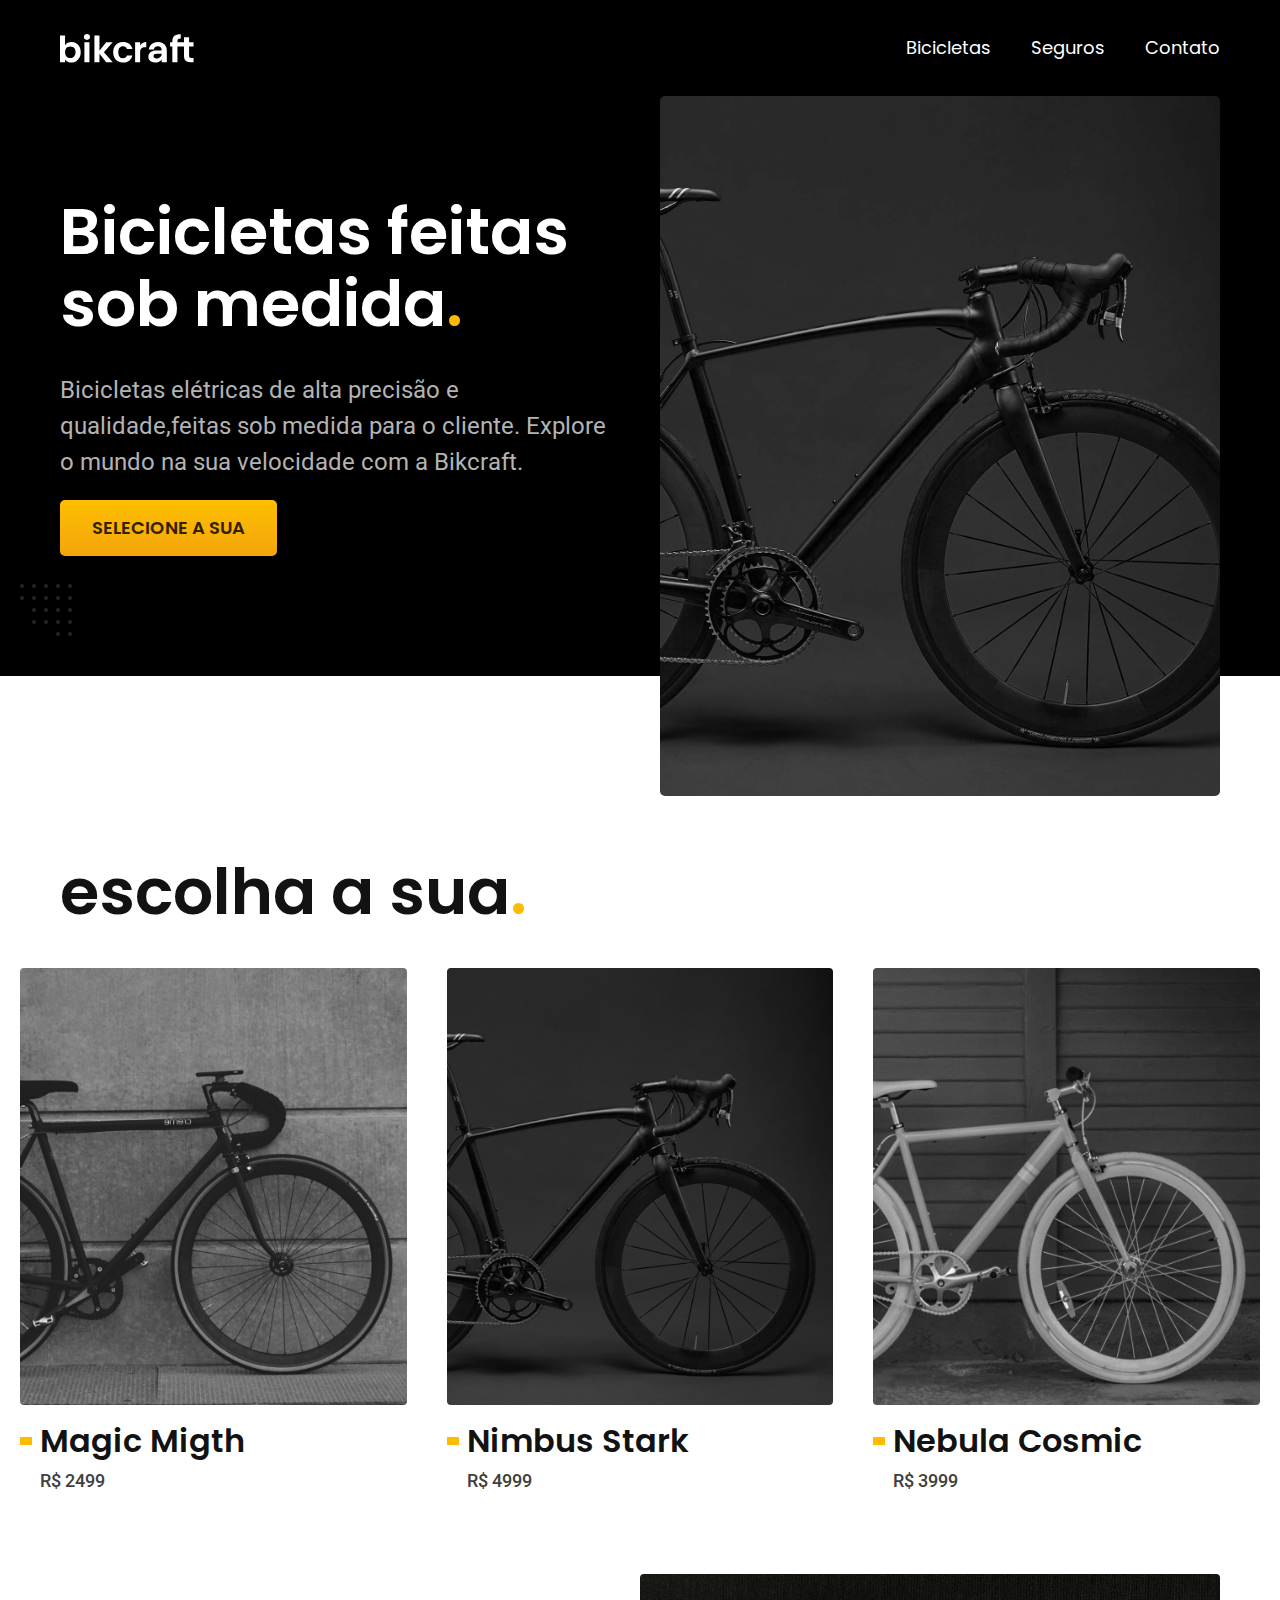
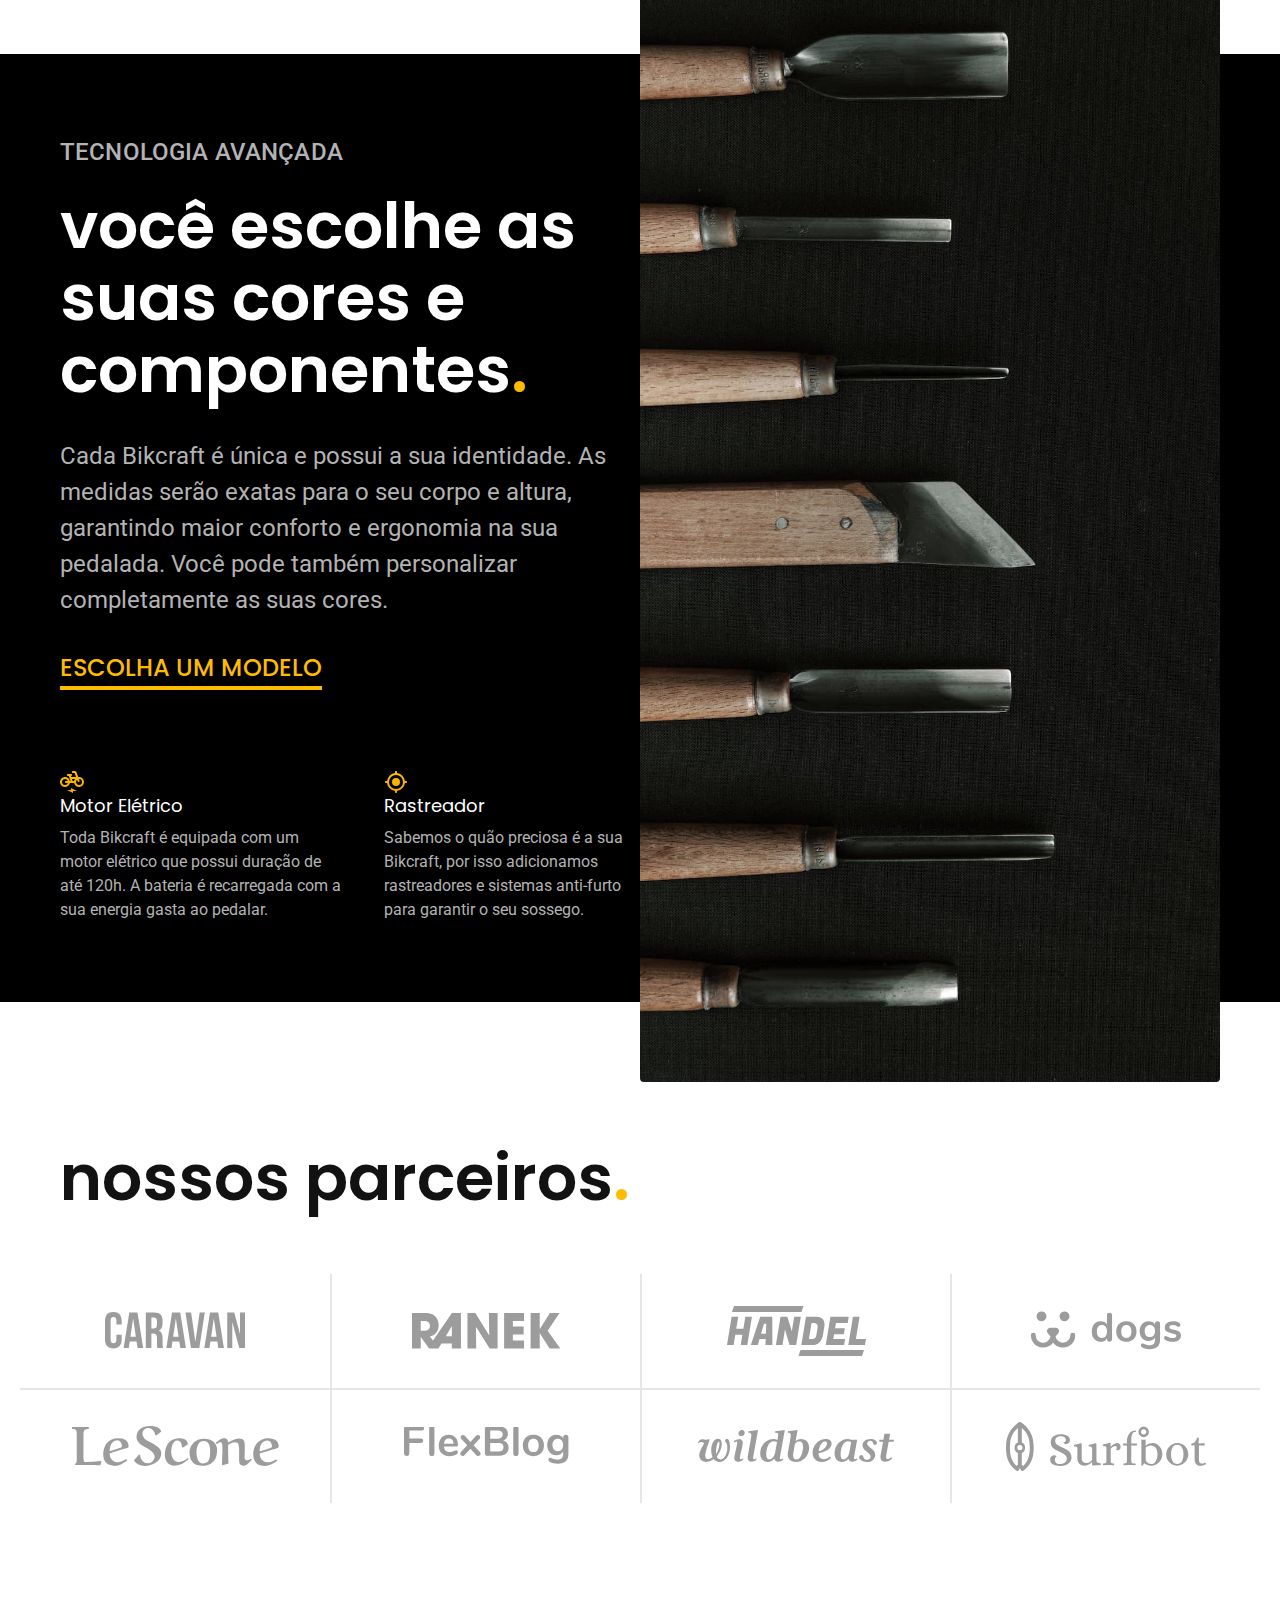
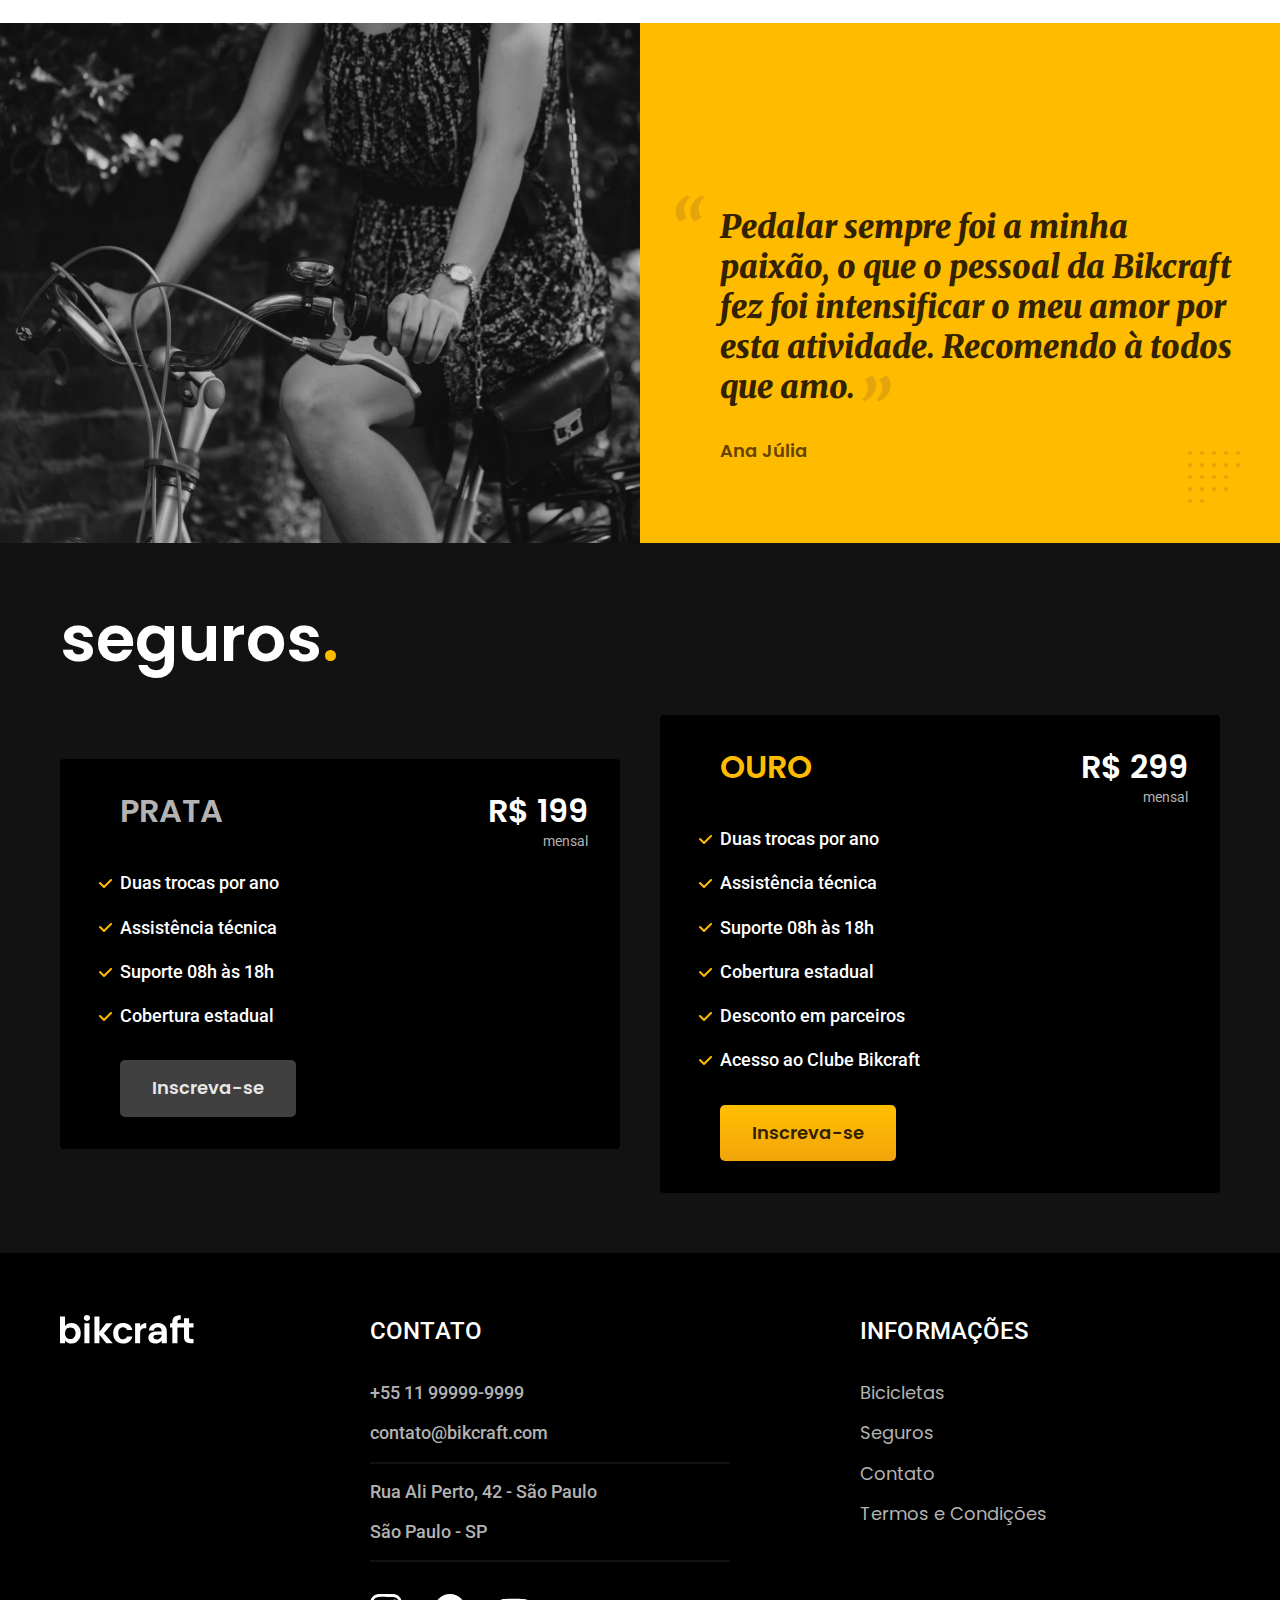
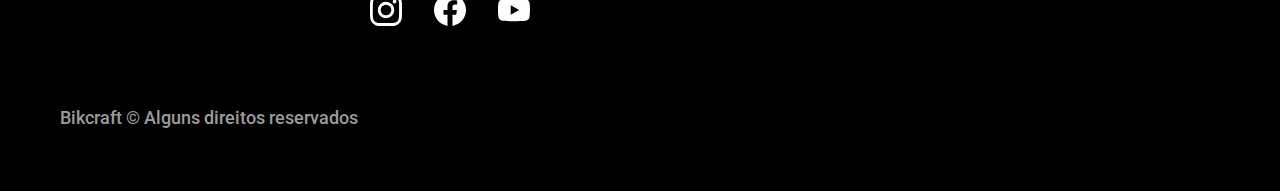
<file: index.html>
<!DOCTYPE html>
<html lang="pt-br">

<head>
  <meta charset="UTF-8" />
  <meta http-equiv="X-UA-Compatible" content="IE=edge" />
  <meta name="viewport" content="width=device-width, initial-scale=1.0" />
  <link rel="stylesheet" href="./css/style.css" />
  <link rel="preload" href="./css/style.css" as="style">
  <link rel="shortcut icon" href="./favicon.svg" type="image/x-icon" />
  <title>Bikcraft - Bicicletas Elétricas</title>
  <meta name="description" content="Bicicletas elétricas de alta precisão e qualidade,feitas sob medida para o cliente. Explore o mundo na sua velocidade com a Bikcraft.">
  <script>document.documentElement.classList.add('js');</script>
</head>

<body>
  <header class="header-bg">
    <div class="header container">
      <a href="./"><img src="./img/bikcraft.svg" alt="bikcraft" /></a>

      <nav aria-label="primaria">
        <ul class="header-menu font-1-m corW">
          <li><a href="./bicicletas.html">Bicicletas</a></li>
          <li><a href="./seguros.html">Seguros</a></li>
          <li><a href="./contato.html">Contato</a></li>
        </ul>
      </nav>
    </div>
  </header>
  <main class="introducao-bg">
    <div class="introducao container">
      <div class="introducao-conteudo">
        <h1 class="font-1-xxl corW" data-anime="200">
          Bicicletas feitas sob medida<span class="cor-p1">.</span>
        </h1>
        <p class="font-2-l cor8" data-anime="400">
          Bicicletas elétricas de alta precisão e qualidade,feitas sob medida
          para o cliente. Explore o mundo na sua velocidade com a Bikcraft.
        </p>
        <a class="botao" data-anime="600" href="./bicicletas.html">SELECIONE A SUA</a>
      </div>
      <div class="introducao-imagem" data-anime="800">
        <img src="./img/fotos/introducao.jpg" alt="Bicicleta elétrica preta" />
      </div>
    </div>
  </main>
  <article class="bicicletas-lista">
    <h2 class="container font-1-xxl">
      escolha a sua<span class="cor-p1">.</span>
    </h2>
    <ul>
      <li>
        <a href="./bicicletas/magic.html">
          <img src="./img/bicicletas/magic-home.jpg" alt="Bicicleta preta" />
          <h3 class="font-1-xl">Magic Migth</h3>
          <span class="font-2-m cor12">R$ 2499</span>
        </a>
      </li>
      <li>
        <a href="./bicicletas/nimbus.html">
          <img src="./img/bicicletas/nimbus-home.jpg" alt="Bicicleta preta" />
          <h3 class="font-1-xl">Nimbus Stark</h3>
          <span class="font-2-m cor12">R$ 4999</span>
        </a>
      </li>
      <li>
        <a href="./bicicletas/nebula.html">
          <img src="./img/bicicletas/nebula-home.jpg" alt="Bicicleta preta" />
          <h3 class="font-1-xl">Nebula Cosmic</h3>
          <span class="font-2-m cor12">R$ 3999</span>
        </a>
      </li>
    </ul>
  </article>
  <article class="tecnologia-bg">
    <div class="tecnologia container">
      <div class="tecnologia-conteudo">
        <span class="font-2-l-b cor8">Tecnologia Avançada</span>
        <h2 class="font-1-xxl corW">
          você escolhe as suas cores e componentes<span class="cor-p1">.</span>
        </h2>
        <p class="font-2-l cor8">
          Cada Bikcraft é única e possui a sua identidade. As medidas serão
          exatas para o seu corpo e altura, garantindo maior conforto e
          ergonomia na sua pedalada. Você pode também personalizar
          completamente as suas cores.
        </p>
        <a class="link" href="./bicicletas.html">Escolha um modelo</a>
        <div class="tecnologia-vantagens">
          <div>
            <img src="./img/icones/eletrica.svg" alt="Eletrica" />
            <h3 class="font-1-m corW">Motor Elétrico</h3>
            <p class="font-2-s cor8">
              Toda Bikcraft é equipada com um motor elétrico que possui
              duração de até 120h. A bateria é recarregada com a sua energia
              gasta ao pedalar.
            </p>
          </div>
          <div>
            <img src="./img/icones/rastreador.svg" alt="Rastreador" />
            <h3 class="font-1-m corW">Rastreador</h3>
            <p class="font-2-s cor8">
              Sabemos o quão preciosa é a sua Bikcraft, por isso adicionamos
              rastreadores e sistemas anti-furto para garantir o seu sossego.
            </p>
          </div>
        </div>
      </div>
      <div class="tecnologia-imagem">
        <img src="./img/fotos/tecnologia.jpg" alt="tecnologia-avançada" />
      </div>
    </div>
  </article>
  <section class="parceiros" aria-label="Nossos Parceiros">
    <h2 class="container font-1-xxl">
      nossos parceiros<span class="cor-p1">.</span>
    </h2>
    <ul>
      <li>
        <img src="./img/parceiros/caravan.svg" alt="caravan" />
      </li>
      <li>
        <img src="./img/parceiros/ranek.svg" alt="ranek" />
      </li>
      <li>
        <img src="./img/parceiros/handel.svg" alt="handel" />
      </li>
      <li>
        <img src="./img/parceiros/dogs.svg" alt="dogs" />
      </li>
      <li>
        <img src="./img/parceiros/lescone.svg" alt="lesccone" />
      </li>
      <li>
        <img src="./img/parceiros/flexblog.svg" alt="flexblog" />
      </li>
      <li>
        <img src="./img/parceiros/wildbeast.svg" alt="wildbeast" />
      </li>
      <li>
        <img src="./img/parceiros/surfbot.svg" alt="surfbot" />
      </li>
    </ul>
  </section>
  <section class="depoimento" aria-label="depoimento">
    <div>
      <img src="./img/fotos/depoimento.jpg" alt="Pessoa pedalando uma bicicleta Bikcraft" />
    </div>
    <div class="depoimento-conteudo">
      <blockquote class="font-1-xl cor-p5">
        <p>
          Pedalar sempre foi a minha paixão, o que o pessoal da Bikcraft fez
          foi intensificar o meu amor por esta atividade. Recomendo à todos
          que amo.
        </p>
      </blockquote>
      <span class="font-1-m-b cor-p4">Ana Júlia</span>
    </div>
  </section>
  <article class="seguros-bg">
    <div class="seguros container">
      <h2 class="font-1-xxl corW">seguros<span class="cor-p1">.</span></h2>
      <div class="seguros-item">
        <h3 class="font-1-xl cor8">PRATA</h3>
        <span class="font-1-xl corW">R$ 199 <span class="font-1-xs cor8">mensal</span></span>
        <ul class="font-2-m corW">
          <li>Duas trocas por ano</li>
          <li>Assistência técnica</li>
          <li>Suporte 08h às 18h</li>
          <li>Cobertura estadual</li>
        </ul>
        <a class="botao secundario" href="./orcamento.html?tipo=seguro&produto=prata">Inscreva-se</a>
      </div>
      <div class="seguros-item">
        <h3 class="font-1-xl cor-p1">OURO</h3>
        <span class="font-1-xl corW">R$ 299 <span class="font-1-xs cor8">mensal</span></span>
        <ul class="font-2-m corW">
          <li>Duas trocas por ano</li>
          <li>Assistência técnica</li>
          <li>Suporte 08h às 18h</li>
          <li>Cobertura estadual</li>
          <li>Desconto em parceiros</li>
          <li>Acesso ao Clube Bikcraft</li>
        </ul>
        <a class="botao" href="./orcamento.html?tipo=seguro&produto=ouro">Inscreva-se</a>
      </div>
    </div>
  </article>
  <footer class="footer-bg">
    <div class="footer container">
      <img src="./img/bikcraft.svg" alt="Bikcraft">
      <div class="footer-contato">
        <h3 class="font-2-l-b corW">Contato</h3>
        <ul class="font-2-m cor8">
          <li><a href="tel:+5521999999999">+55 11 99999-9999</a></li>
          <li><a href="mailto:contato@bikcraft.com">contato@bikcraft.com</a></li>
          <li>Rua Ali Perto, 42 - São Paulo</li>
          <li>São Paulo - SP</li>
        </ul>
        <div class="footer-redes">
          <a href="./">
            <img src="./img/redes/instagram.svg" alt="instagram">
          </a>
          <a href="./">
            <img src="./img/redes/facebook.svg" alt="facebook">
          </a>
          <a href="./">
            <img src="./img/redes/youtube.svg" alt="youtube">
          </a>
        </div>
      </div>
      <div class="footer-informações">
        <h3 class="font-2-l-b corW">Informações</h3>
        <nav>
          <ul class="font-1-m cor8">
            <li><a href="./bicicletas.html">Bicicletas</a></li>
            <li><a href="./seguros.html">Seguros</a></li>
            <li><a href="./contato.html">Contato</a></li>
            <li><a href="./termos.html">Termos e Condições</a></li>
          </ul>
        </nav>
      </div>
      <p class="footer-copy font-2-m cor9">Bikcraft © Alguns direitos reservados</p>
    </div>
  </footer>
  <script src="./js/simple-anime.js"></script>
  <script src="./js/script.js"></script>
</body>

</html>
</file>
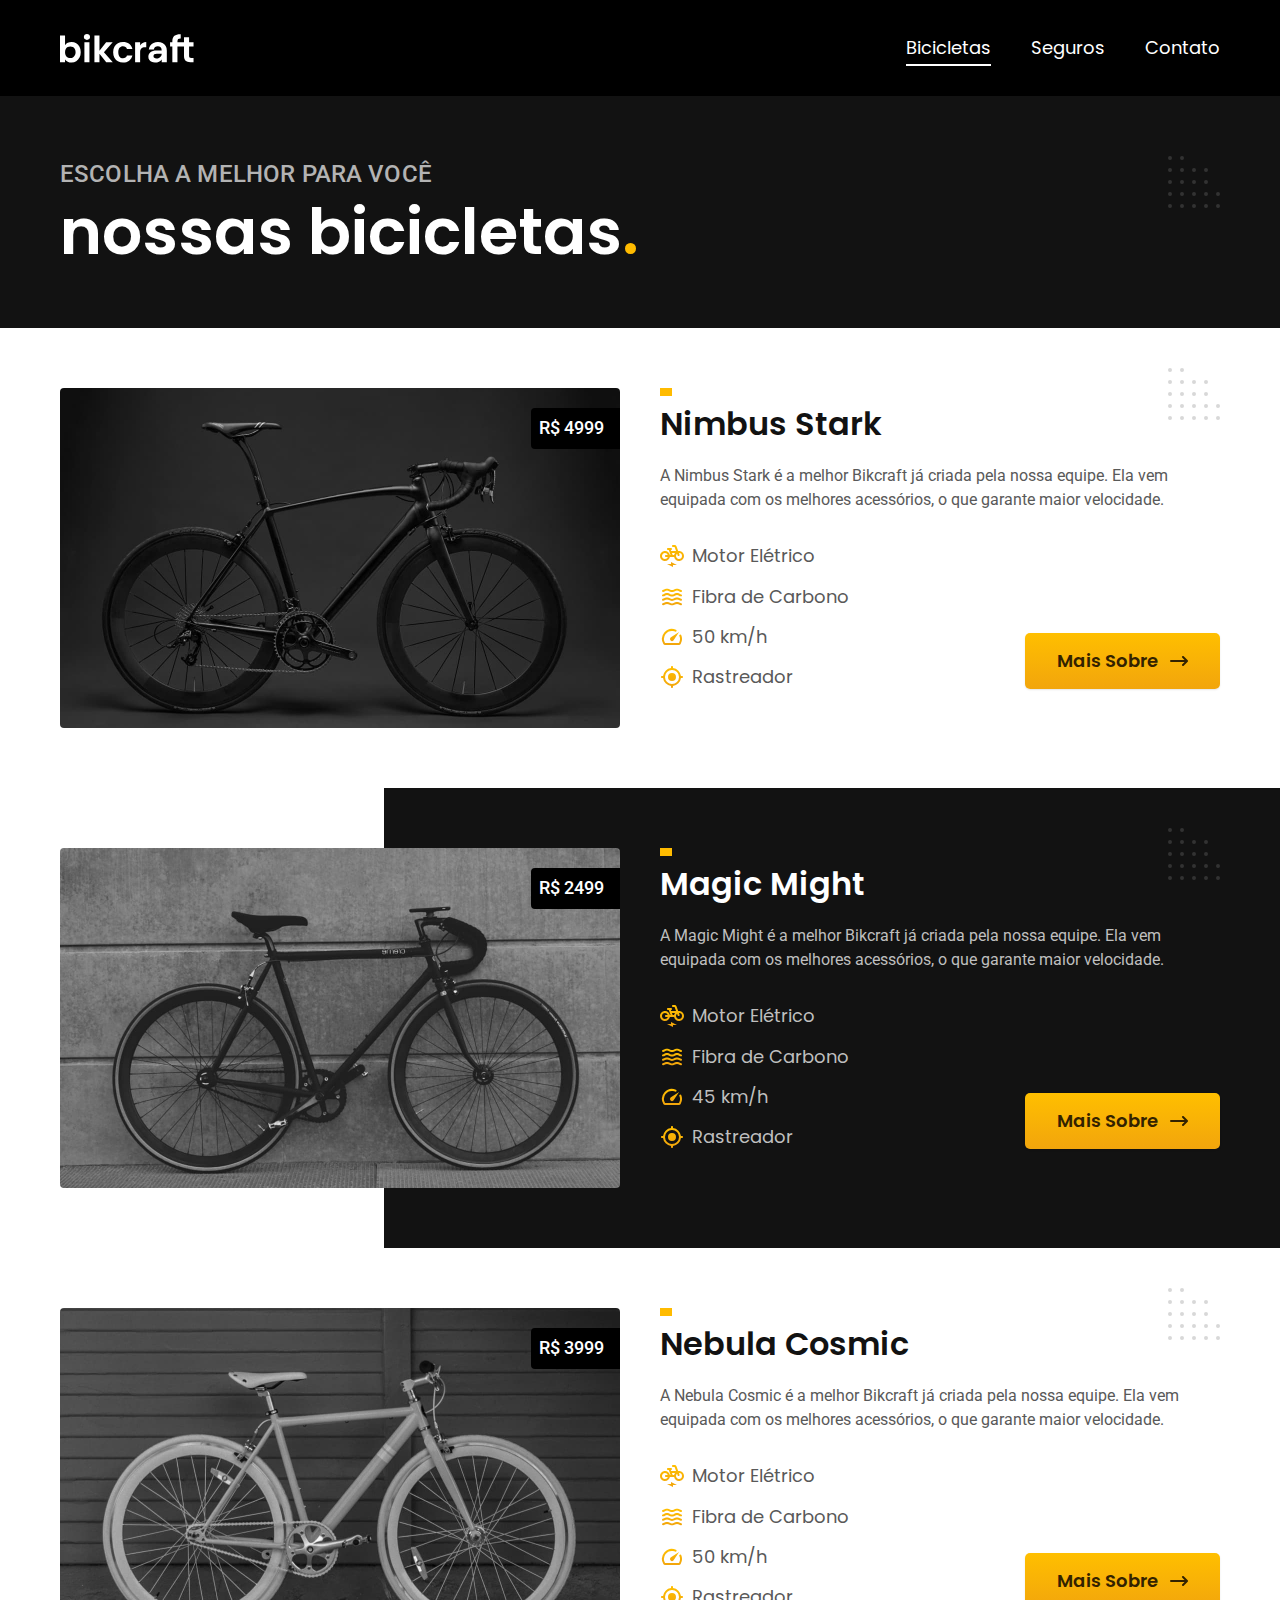
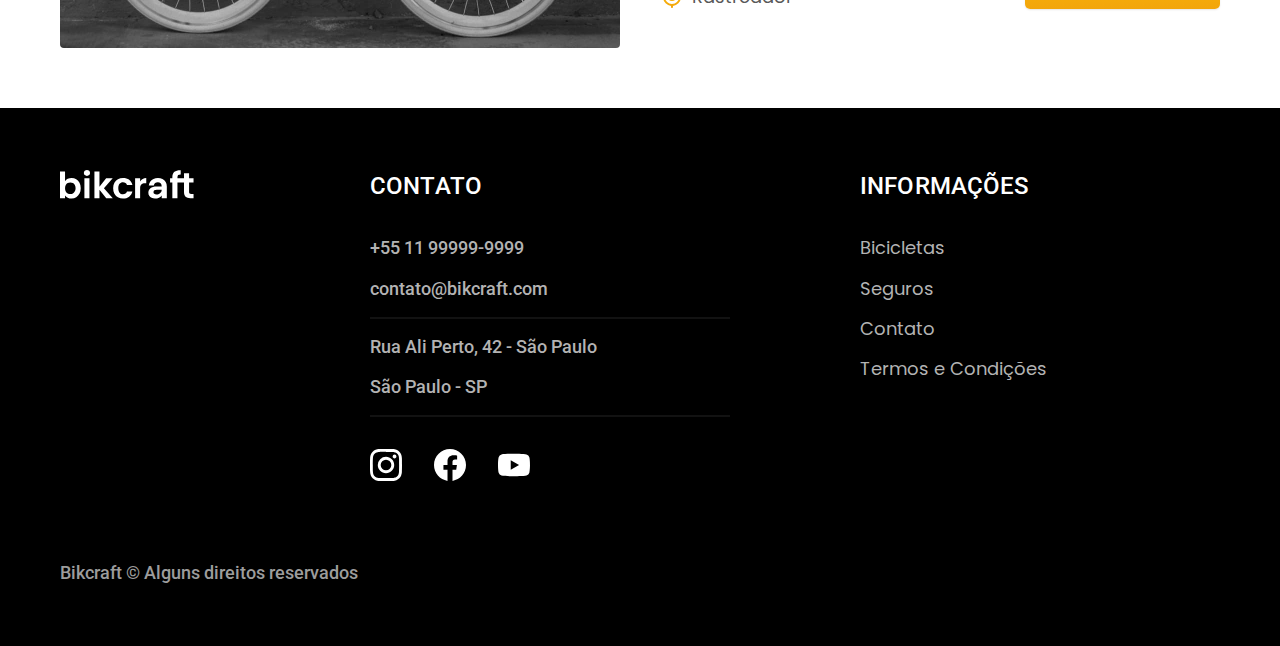
<file: bicicletas.html>
<!DOCTYPE html>
<html lang="pt-br">

<head>
  <meta charset="UTF-8" />
  <meta http-equiv="X-UA-Compatible" content="IE=edge" />
  <meta name="viewport" content="width=device-width, initial-scale=1.0" />
  <link rel="stylesheet" href="./css/style.css" />
  <link rel="preload" href="./css/style.css" as="style">
  <link rel="shortcut icon" href="./favicon.svg" type="image/x-icon" />
  <title>Bicicletas | Bikcraft</title>
  <meta name="description" content="Bicicletas">
  <script>document.documentElement.classList.add('js');</script>
</head>

<body id="bicicletas">
  <header class="header-bg">
    <div class="header container">
      <a href="./"><img src="./img/bikcraft.svg" alt="bikcraft" /></a>

      <nav aria-label="primaria">
        <ul class="header-menu font-1-m corW">
          <li><a href="./bicicletas.html">Bicicletas</a></li>
          <li><a href="./seguros.html">Seguros</a></li>
          <li><a href="./contato.html">Contato</a></li>
        </ul>
      </nav>
    </div>
  </header>

  <main>
    <div class="titulo-bg">
      <div class="titulo container">
        <p class="font-2-l-b cor8">Escolha a melhor para você</p>
        <h1 class="font-1-xxl corW">nossas bicicletas<span class="cor-p1">.</span></h1>
      </div>
    </div>


    <div class="bicicletas container">
      <div class="bicicletas-imagem">
        <img src="./img/bicicletas/nimbus.jpg" alt="nimbus">
        <span class="font-2-m corW">R$ 4999</span>
      </div>
      <div class="bicicletas-conteudo">
        <h2 class="font-1-xl">Nimbus Stark</h2>
        <p class="font-2-s cor11">A Nimbus Stark é a melhor Bikcraft já criada pela nossa equipe. Ela vem equipada com os melhores acessórios, o que garante maior velocidade.</p>
        <ul class="font-1-m cor11">
          <li><img src="./img/icones/eletrica.svg" alt="">
            Motor Elétrico
          </li>
          <li><img src="./img/icones/carbono.svg" alt="">
            Fibra de Carbono
          </li>
          <li><img src="./img/icones/velocidade.svg" alt="">
            50 km/h
          </li>
          <li><img src="./img/icones/rastreador.svg" alt="">
            Rastreador
          </li>
        </ul>
        <a class="botao seta" href="./bicicletas/nimbus.html">Mais Sobre</a>
      </div>
    </div>


    <div class="bicicletas-bg">
      <div class="bicicletas container">
        <div class="bicicletas-imagem">
          <img src="./img/bicicletas/magic.jpg" alt="nimbus">
          <span class="font-2-m corW">R$ 2499</span>
        </div>
        <div class="bicicletas-conteudo">
          <h2 class="font-1-xl corW">Magic Might</h2>
          <p class="font-2-s cor7">A Magic Might é a melhor Bikcraft já criada pela nossa equipe. Ela vem equipada com os melhores acessórios, o que garante maior velocidade.</p>
          <ul class="font-1-m cor7">
            <li><img src="./img/icones/eletrica.svg" alt="">
              Motor Elétrico
            </li>
            <li><img src="./img/icones/carbono.svg" alt="">
              Fibra de Carbono
            </li>
            <li><img src="./img/icones/velocidade.svg" alt="">
              45 km/h
            </li>
            <li><img src="./img/icones/rastreador.svg" alt="">
              Rastreador
            </li>
          </ul>
          <a class="botao seta" href="./bicicletas/magic.html">Mais Sobre</a>
        </div>
      </div>
    </div>

    <div class="bicicletas container">
      <div class="bicicletas-imagem">
        <img src="./img/bicicletas/nebula.jpg" alt="nimbus">
        <span class="font-2-m corW">R$ 3999</span>
      </div>
      <div class="bicicletas-conteudo">
        <h2 class="font-1-xl">Nebula Cosmic</h2>
        <p class="font-2-s cor11">A Nebula Cosmic é a melhor Bikcraft já criada pela nossa equipe. Ela vem equipada com os melhores acessórios, o que garante maior velocidade.</p>
        <ul class="font-1-m cor11">
          <li><img src="./img/icones/eletrica.svg" alt="">
            Motor Elétrico
          </li>
          <li><img src="./img/icones/carbono.svg" alt="">
            Fibra de Carbono
          </li>
          <li><img src="./img/icones/velocidade.svg" alt="">
            50 km/h
          </li>
          <li><img src="./img/icones/rastreador.svg" alt="">
            Rastreador
          </li>
        </ul>
        <a class="botao seta" href="./bicicletas/nebula.html">Mais Sobre</a>
      </div>
    </div>


  </main>

  <footer class="footer-bg">
    <div class="footer container">
      <img src="./img/bikcraft.svg" alt="Bikcraft">
      <div class="footer-contato">
        <h3 class="font-2-l-b corW">Contato</h3>
        <ul class="font-2-m cor8">
          <li><a href="tel:+5521999999999">+55 11 99999-9999</a></li>
          <li><a href="mailto:contato@bikcraft.com">contato@bikcraft.com</a></li>
          <li>Rua Ali Perto, 42 - São Paulo</li>
          <li>São Paulo - SP</li>
        </ul>
        <div class="footer-redes">
          <a href="./">
            <img src="./img/redes/instagram.svg" alt="instagram">
          </a>
          <a href="./">
            <img src="./img/redes/facebook.svg" alt="facebook">
          </a>
          <a href="./">
            <img src="./img/redes/youtube.svg" alt="youtube">
          </a>
        </div>
      </div>
      <div class="footer-informações">
        <h3 class="font-2-l-b corW">Informações</h3>
        <nav>
          <ul class="font-1-m cor8">
            <li><a href="./bicicletas.html">Bicicletas</a></li>
            <li><a href="./seguros.html">Seguros</a></li>
            <li><a href="./contato.html">Contato</a></li>
            <li><a href="./termos.html">Termos e Condições</a></li>
          </ul>
        </nav>
      </div>
      <p class="footer-copy font-2-m cor9">Bikcraft © Alguns direitos reservados</p>
    </div>
  </footer>
  <script src="./js/script.js"></script>
</body>

</html>
</file>
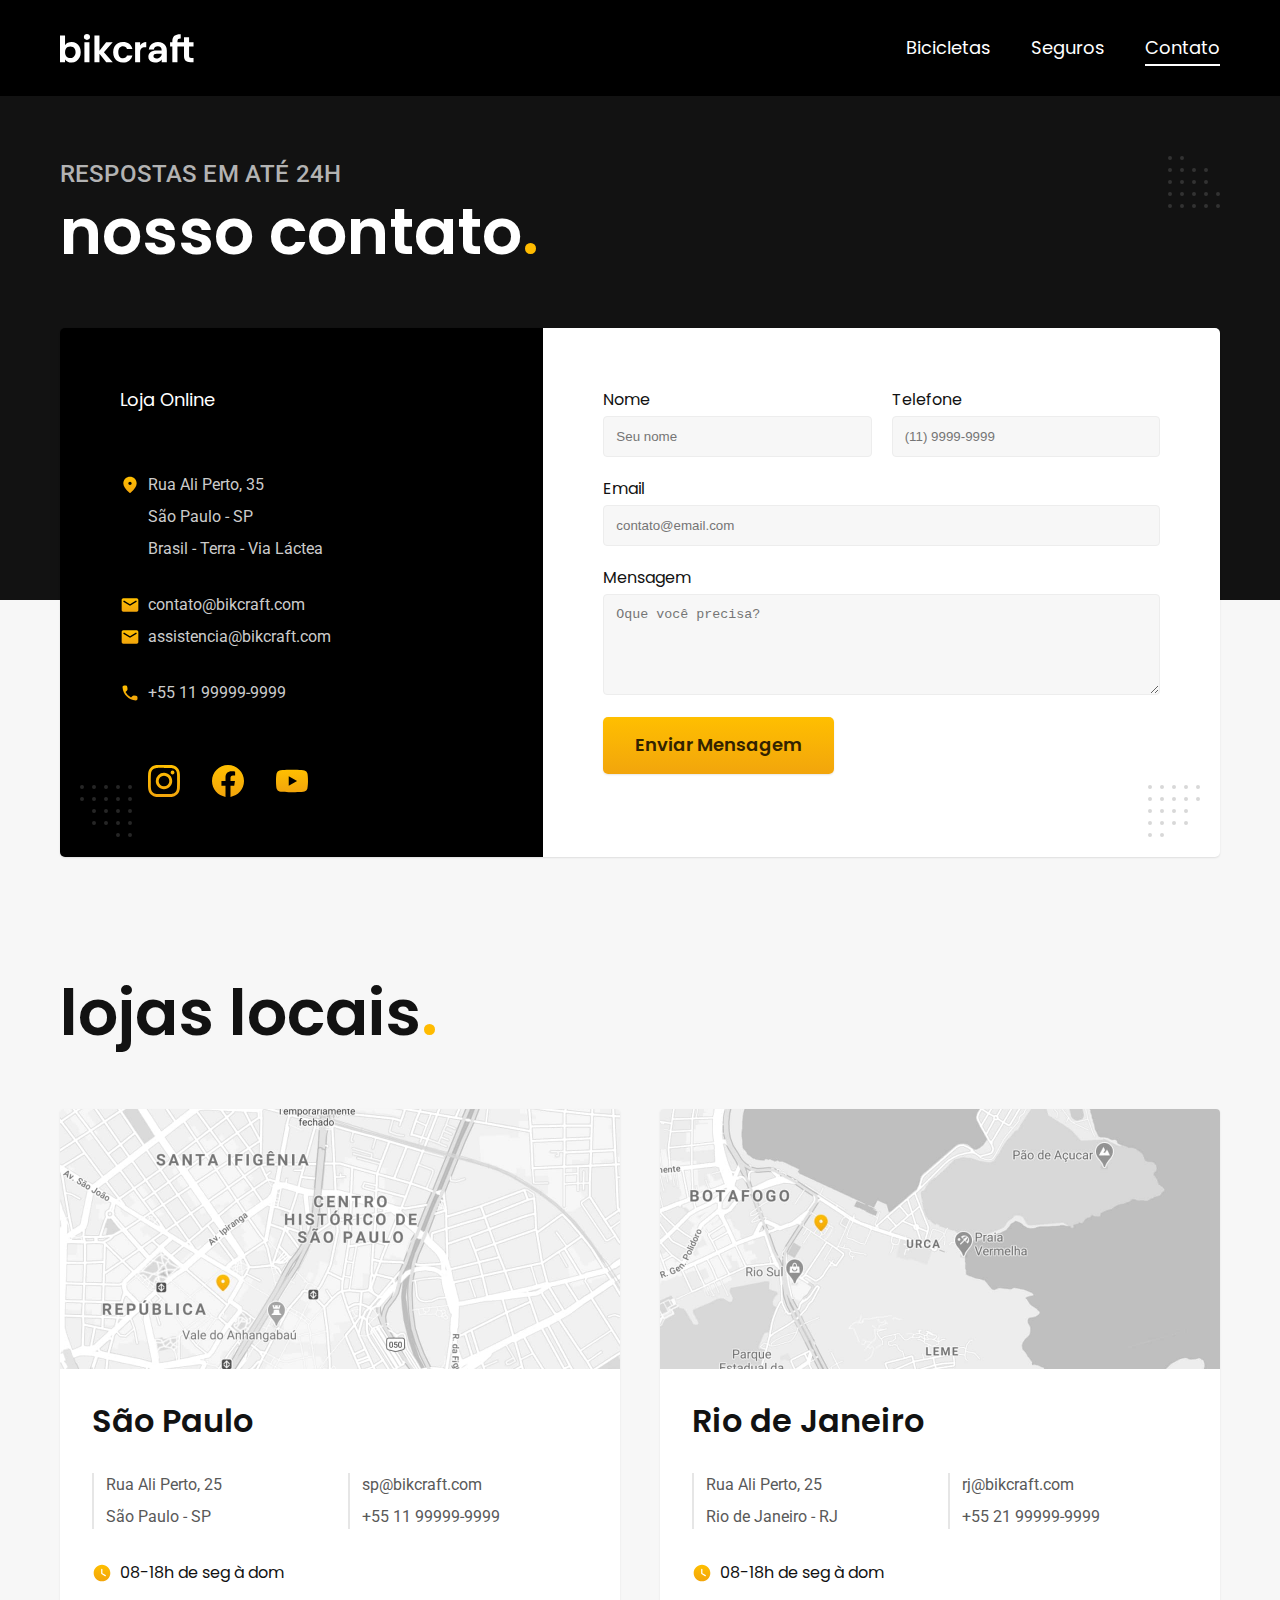
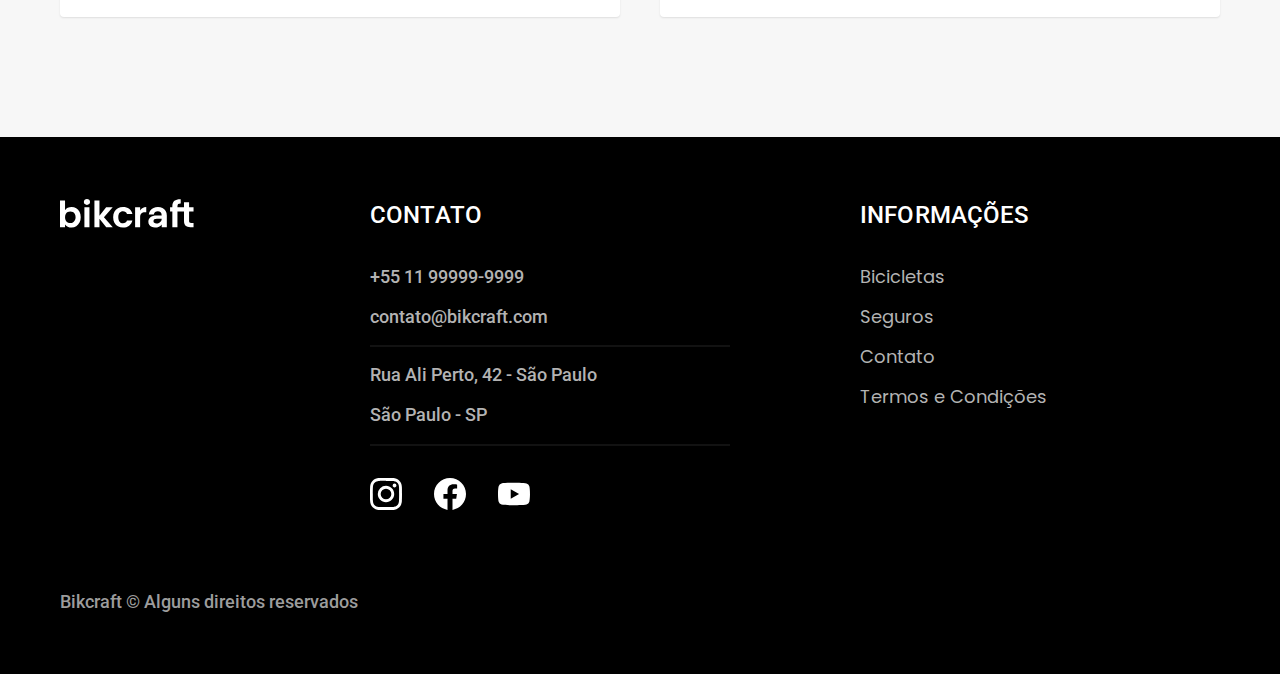
<file: contato.html>
<!DOCTYPE html>
<html lang="pt-br">

<head>
  <meta charset="UTF-8" />
  <meta http-equiv="X-UA-Compatible" content="IE=edge" />
  <meta name="viewport" content="width=device-width, initial-scale=1.0" />
  <link rel="stylesheet" href="./css/style.css" />
  <link rel="preload" href="./css/style.css" as="style">
  <link rel="shortcut icon" href="./favicon.svg" type="image/x-icon" />
  <title>Contato | Bikcraft</title>
  <meta name="description" content="Contato" />
  <script>document.documentElement.classList.add('js');</script>
</head>

<body id="contato">
  <header class="header-bg">
    <div class="header container">
      <a href="./"><img src="./img/bikcraft.svg" alt="bikcraft" /></a>

      <nav aria-label="primaria">
        <ul class="header-menu font-1-m corW">
          <li><a href="./bicicletas.html">Bicicletas</a></li>
          <li><a href="./seguros.html">Seguros</a></li>
          <li><a href="./contato.html">Contato</a></li>
        </ul>
      </nav>
    </div>
  </header>

  <main>
    <div class="titulo-bg">
      <div class="titulo container">
        <p class="font-2-l-b cor8">Respostas em até 24h</p>
        <h1 class="font-1-xxl corW">
          nosso contato<span class="cor-p1">.</span>
        </h1>
      </div>
    </div>

    <div class="contato container">
      <section class="contato-dados" aria-label="Endereço">
        <h2 class="font-1-m corW">Loja Online</h2>
        <div class="contato-endereco font-2-s cor6">
          <p>Rua Ali Perto, 35</p>
          <p>São Paulo - SP</p>
          <p>Brasil - Terra - Via Láctea</p>
        </div>
        <address class="contato-meios font-2-s cor6">
          <a href="mailto:contato@bikcraft.com">contato@bikcraft.com</a>
          <a href="mailto:contato@bikcraft.com">assistencia@bikcraft.com</a>
          <a href="tel:+5521999999999">+55 11 99999-9999</a>
        </address>
        <div class="contato-redes">
          <a href="./">
            <img src="./img/redes/instagram-p.svg" alt="instagram" />
          </a>
          <a href="./">
            <img src="./img/redes/facebook-p.svg" alt="facebook" />
          </a>
          <a href="./">
            <img src="./img/redes/youtube-p.svg" alt="youtube" />
          </a>
        </div>
      </section>
      <section class="contato-formulario" aria-label="Formulario">
        <form class="form" action="./contato.html">
          <div>
            <label for="nome">Nome</label>
            <input type="text" id="nome" name="nome" placeholder="Seu nome" />
          </div>
          <div>
            <label for="telefone">Telefone</label>
            <input type="text" id="telefone" name="telefone" placeholder="(11) 9999-9999" />
          </div>
          <div class="col-2">
            <label for="email">Email</label>
            <input type="email" id="email" name="email" placeholder="contato@email.com" />
          </div>
          <div class="col-2">
            <label for="mensagem">Mensagem</label>
            <textarea rows="5" type="mensagem" id="mensagem" name="mensagem" placeholder="Oque você precisa?"></textarea>
          </div>
          <button class="botao col-2">Enviar Mensagem</button>
        </form>
      </section>
    </div>
  </main>

  <article class="lojas container">
    <h2 class="font-1-xxl">lojas locais<span class="cor-p1">.</span></h2>
    <div class="lojas-item">
      <img src="./img/lojas/sp.jpg" alt="mapa marcando o endereço em Rua ali perto,25 - São Paulo - SP">
      <div class="lojas-conteudo">
        <h3 class="font-1-xl">São Paulo</h3>
        <div class="lojas-dados font-2-s cor11">
          <p>Rua Ali Perto, 25</p>
          <p>São Paulo - SP</p>
        </div>
        <div class="lojas-dados font-2-s cor11">
          <a href="mailto:sp@bikcraft.com">sp@bikcraft.com</a>
          <a href="tel:+5521999999999">+55 11 99999-9999</a>
        </div>
        <p class="lojas-tempo font-1-s"><img src="./img/icones/horario.svg" alt="">08-18h de seg à dom</p>
      </div>
    </div>

    <div class="lojas-item">
      <img src="./img/lojas/rj.jpg" alt="mapa marcando o endereço em Rua ali perto,25 - Rio de Janeiro - RJ">
      <div class="lojas-conteudo">
        <h3 class="font-1-xl">Rio de Janeiro</h3>
        <div class="lojas-dados font-2-s cor11">
          <p>Rua Ali Perto, 25</p>
          <p>Rio de Janeiro - RJ</p>
        </div>
        <div class="lojas-dados font-2-s cor11">
          <a href="mailto:sp@bikcraft.com">rj@bikcraft.com</a>
          <a href="tel:+5521999999999">+55 21 99999-9999</a>
        </div>
        <p class="lojas-tempo font-1-s"><img src="./img/icones/horario.svg" alt="">08-18h de seg à dom</p>
      </div>
    </div>
  </article>

  <footer class="footer-bg">
    <div class="footer container">
      <img src="./img/bikcraft.svg" alt="Bikcraft" />
      <div class="footer-contato">
        <h3 class="font-2-l-b corW">Contato</h3>
        <ul class="font-2-m cor8">
          <li><a href="tel:+5521999999999">+55 11 99999-9999</a></li>
          <li>
            <a href="mailto:contato@bikcraft.com">contato@bikcraft.com</a>
          </li>
          <li>Rua Ali Perto, 42 - São Paulo</li>
          <li>São Paulo - SP</li>
        </ul>
        <div class="footer-redes">
          <a href="./">
            <img src="./img/redes/instagram.svg" alt="instagram" />
          </a>
          <a href="./">
            <img src="./img/redes/facebook.svg" alt="facebook" />
          </a>
          <a href="./">
            <img src="./img/redes/youtube.svg" alt="youtube" />
          </a>
        </div>
      </div>
      <div class="footer-informações">
        <h3 class="font-2-l-b corW">Informações</h3>
        <nav>
          <ul class="font-1-m cor8">
            <li><a href="./bicicletas.html">Bicicletas</a></li>
            <li><a href="./seguros.html">Seguros</a></li>
            <li><a href="./contato.html">Contato</a></li>
            <li><a href="./termos.html">Termos e Condições</a></li>
          </ul>
        </nav>
      </div>
      <p class="footer-copy font-2-m cor9">
        Bikcraft © Alguns direitos reservados
      </p>
    </div>
  </footer>
  <script src="./js/script.js"></script>
</body>

</html>
</file>
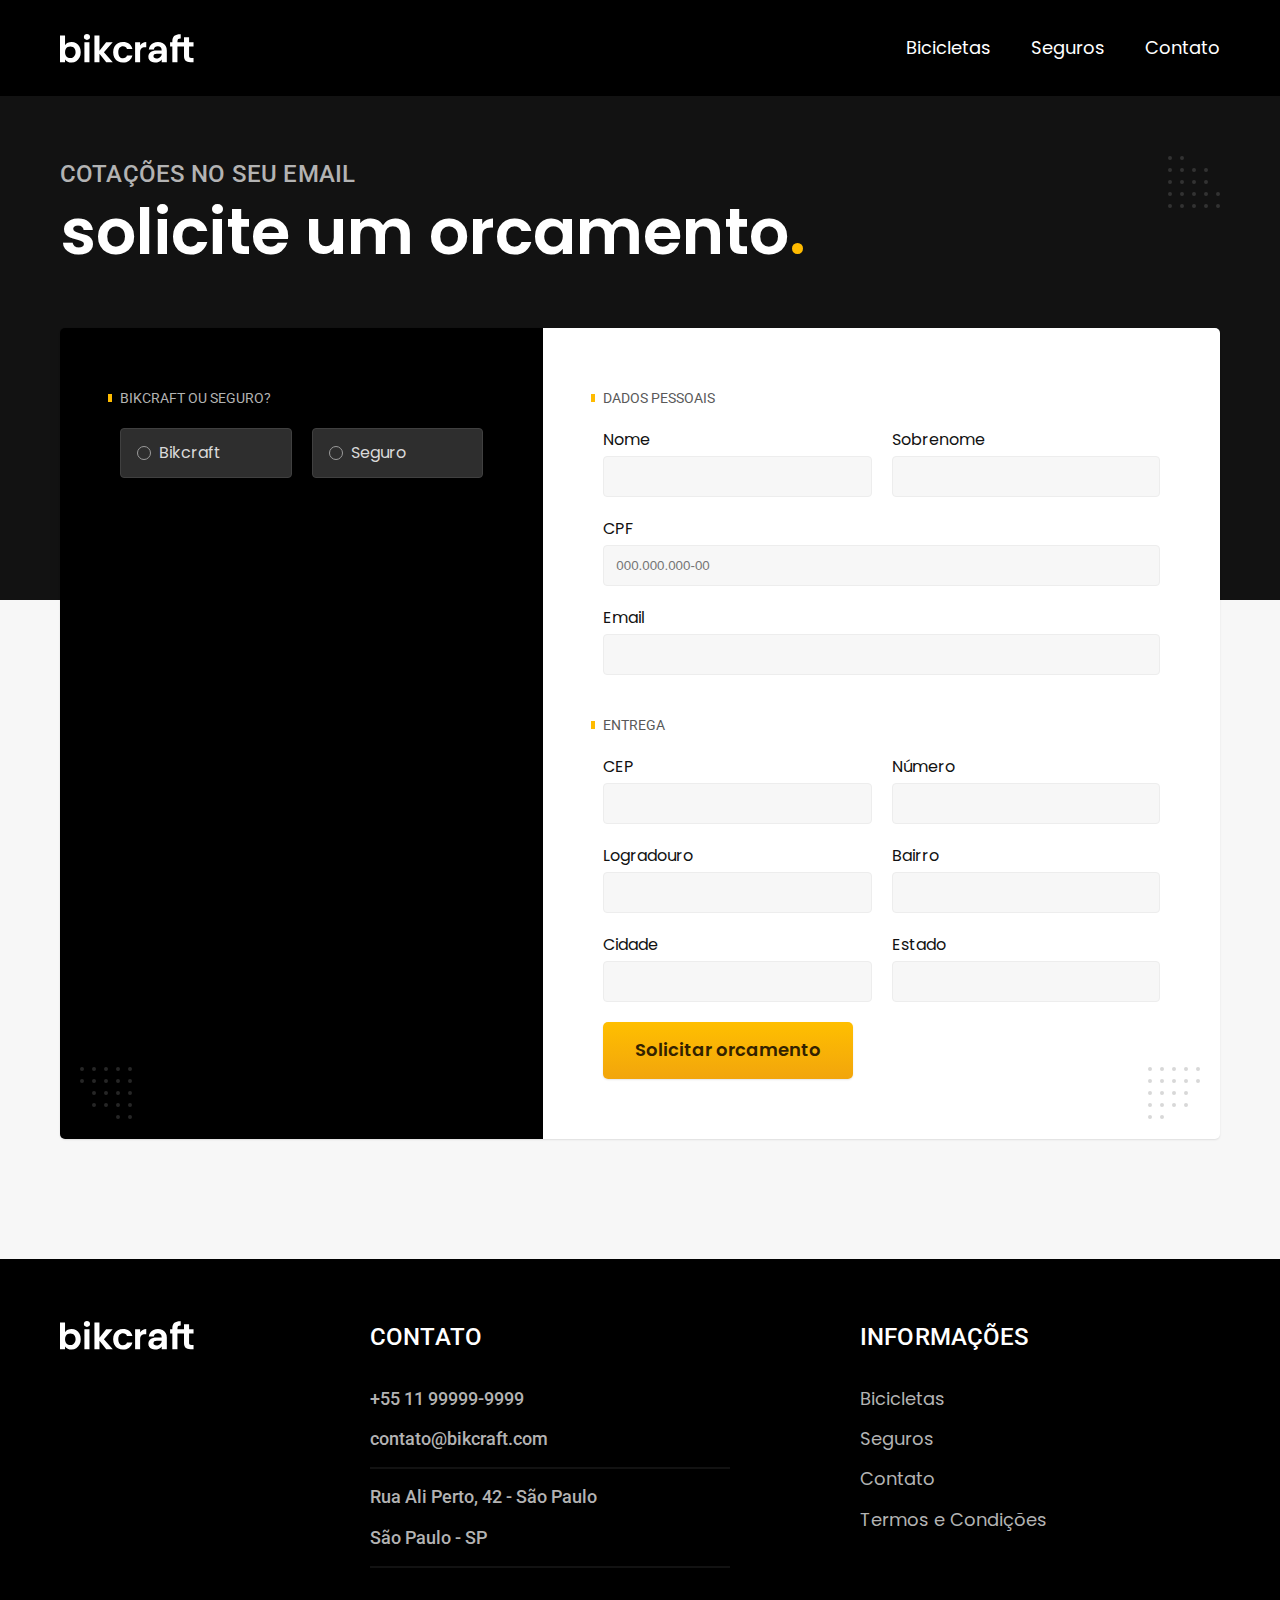
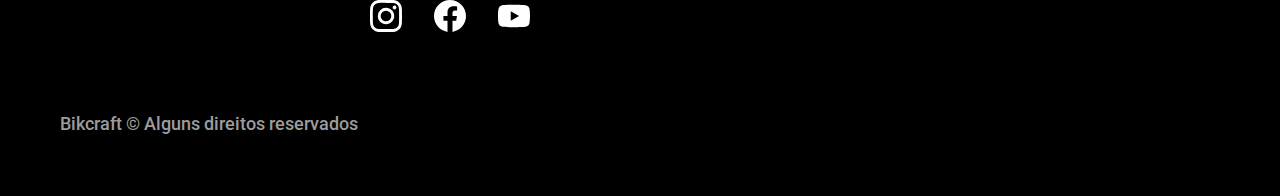
<file: orcamento.html>
<!DOCTYPE html>
<html lang="pt-br">

<head>
  <meta charset="UTF-8" />
  <meta http-equiv="X-UA-Compatible" content="IE=edge" />
  <meta name="viewport" content="width=device-width, initial-scale=1.0" />
  <link rel="stylesheet" href="./css/style.css" />
  <link rel="preload" href="./css/style.css" as="style">
  <link rel="shortcut icon" href="./favicon.svg" type="image/x-icon" />
  <title>orcamento | Bikcraft</title>
  <meta name="description" content="orcamento">
  <script>document.documentElement.classList.add('js');</script>
</head>

<body id="orcamento">
  <header class="header-bg">
    <div class="header container">
      <a href="./"><img src="./img/bikcraft.svg" alt="bikcraft" /></a>

      <nav aria-label="primaria">
        <ul class="header-menu font-1-m corW">
          <li><a href="./bicicletas.html">Bicicletas</a></li>
          <li><a href="./seguros.html">Seguros</a></li>
          <li><a href="./contato.html">Contato</a></li>
        </ul>
      </nav>
    </div>
  </header>

  <main>
    <div class="titulo-bg">
      <div class="titulo container">
        <p class="font-2-l-b cor8">Cotações no seu email</p>
        <h1 class="font-1-xxl corW">solicite um orcamento<span class="cor-p1">.</span></h1>
      </div>
    </div>
    <form class="orcamento container" action="./">
      <div class="orcamento-produto">
        <h2 class="font-1-xs cor8">Bikcraft ou Seguro?</h2>
        <input type="radio" name="tipo" value="bikcraft" id="bikcraft">
        <label for="bikcraft">Bikcraft</label>
        <input type="radio" name="tipo" value="seguro" id="seguro">
        <label for="seguro">Seguro</label>
        <div class="orcamento-conteudo" id="orcamento-bikcraft">
          <h2 class="font-1-xs cor8">Escolha a sua</h2>

          <input type="radio" name="produto" value="nimbus" id="nimbus">
          <label for="nimbus">Nimbus Stark <span>R$ 4999</span></label>
          <div class="orcamento-detalhes">
            <ul class="font-1-xs cor10">
              <li><img src="./img/icones/eletrica.svg" alt=""> Motor Elétrico</li>
              <li><img src="./img/icones/carbono.svg" alt="">Fibra de Carbono</li>
              <li><img src="./img/icones/velocidade.svg" alt=""> 50 km/h</li>
              <li><img src="./img/icones/rastreador.svg" alt="">Rastreador</li>
            </ul>
            <img src="./img/bicicletas/nimbus.jpg" alt="Bicicleta Preta">
          </div>
          <input type="radio" name="produto" value="magic" id="magic">
          <label for="magic">Magic Might <span>R$ 2499</span></label>
          <div class="orcamento-detalhes">
            <ul class="font-1-xs cor10">
              <li><img src="./img/icones/eletrica.svg" alt=""> Motor Elétrico</li>
              <li><img src="./img/icones/carbono.svg" alt="">Fibra de Carbono</li>
              <li><img src="./img/icones/velocidade.svg" alt=""> 45 km/h</li>
              <li><img src="./img/icones/rastreador.svg" alt="">Rastreador</li>
            </ul>
            <img src="./img/bicicletas/magic.jpg" alt="Bicicleta Preta">
          </div>
          <input type="radio" name="produto" value="nebula" id="nebula">
          <label for="nebula">Nebula Cosmic <span>R$ 3999</span></label>
          <div class="orcamento-detalhes">
            <ul class="font-1-xs cor10">
              <li><img src="./img/icones/eletrica.svg" alt=""> Motor Elétrico</li>
              <li><img src="./img/icones/carbono.svg" alt="">Fibra de Carbono</li>
              <li><img src="./img/icones/velocidade.svg" alt=""> 40 km/h</li>
              <li><img src="./img/icones/rastreador.svg" alt="">Rastreador</li>
            </ul>
            <img src="./img/bicicletas/nebula.jpg" alt="Bicicleta Preta">
          </div>
        </div>
        <div class="orcamento-conteudo" id="orcamento-seguro">
          <h2 class="font-1-xs cor8">Escolha o plano</h2>

          <input type="radio" name="produto" value="prata" id="prata">
          <label for="prata">Prata <span>R$ 199</span></label>

          <input type="radio" name="produto" value="ouro" id="ouro">
          <label for="ouro">Ouro <span>R$ 299</span></label>
        </div>
      </div>
      <div class="orcamento-dados form">
        <h2 class="font-1-xs cor11 col-2">dados pessoais</h2>
        <div>
          <label for="nome">Nome</label>
          <input type="text" id="nome" name="nome" />
        </div>
        <div>
          <label for="sobrenome">Sobrenome</label>
          <input type="text" id="sobrenome" name="sobrenome" />
        </div>
        <div class="col-2">
          <label for="cpf">CPF</label>
          <input type="text" id="cpf" name="cpf" placeholder="000.000.000-00" />
        </div>
        <div class="col-2">
          <label for="email">Email</label>
          <input type="text" id="email" name="email" />
        </div>

        <h2 class="font-1-xs cor11 col-2">entrega</h2>

        <div>
          <label for="cep">CEP</label>
          <input type="text" id="cep" name="cep" />
        </div>
        <div>
          <label for="numero">Número</label>
          <input type="text" id="numero" name="numero" />
        </div>
        <div>
          <label for="logradouro">Logradouro</label>
          <input type="text" id="logradouro" name="logradouro" />
        </div>
        <div>
          <label for="bairro">Bairro</label>
          <input type="text" id="bairro" name="bairro" />
        </div>
        <div>
          <label for="cidade">Cidade</label>
          <input type="text" id="cidade" name="cidade" />
        </div>
        <div>
          <label for="estado">Estado</label>
          <input type="text" id="estado" name="estado" />
        </div>
        <button class="botao">Solicitar orcamento</button>
      </div>
    </form>

  </main>

  <footer class="footer-bg">
    <div class="footer container">
      <img src="./img/bikcraft.svg" alt="Bikcraft">
      <div class="footer-contato">
        <h3 class="font-2-l-b corW">Contato</h3>
        <ul class="font-2-m cor8">
          <li><a href="tel:+5521999999999">+55 11 99999-9999</a></li>
          <li><a href="mailto:contato@bikcraft.com">contato@bikcraft.com</a></li>
          <li>Rua Ali Perto, 42 - São Paulo</li>
          <li>São Paulo - SP</li>
        </ul>
        <div class="footer-redes">
          <a href="./">
            <img src="./img/redes/instagram.svg" alt="instagram">
          </a>
          <a href="./">
            <img src="./img/redes/facebook.svg" alt="facebook">
          </a>
          <a href="./">
            <img src="./img/redes/youtube.svg" alt="youtube">
          </a>
        </div>
      </div>
      <div class="footer-informações">
        <h3 class="font-2-l-b corW">Informações</h3>
        <nav>
          <ul class="font-1-m cor8">
            <li><a href="./bicicletas.html">Bicicletas</a></li>
            <li><a href="./seguros.html">Seguros</a></li>
            <li><a href="./contato.html">Contato</a></li>
            <li><a href="./termos.html">Termos e Condições</a></li>
          </ul>
        </nav>
      </div>
      <p class="footer-copy font-2-m cor9">Bikcraft © Alguns direitos reservados</p>
    </div>
  </footer>
  <script src="./js/script.js"></script>
</body>

</html>
</file>
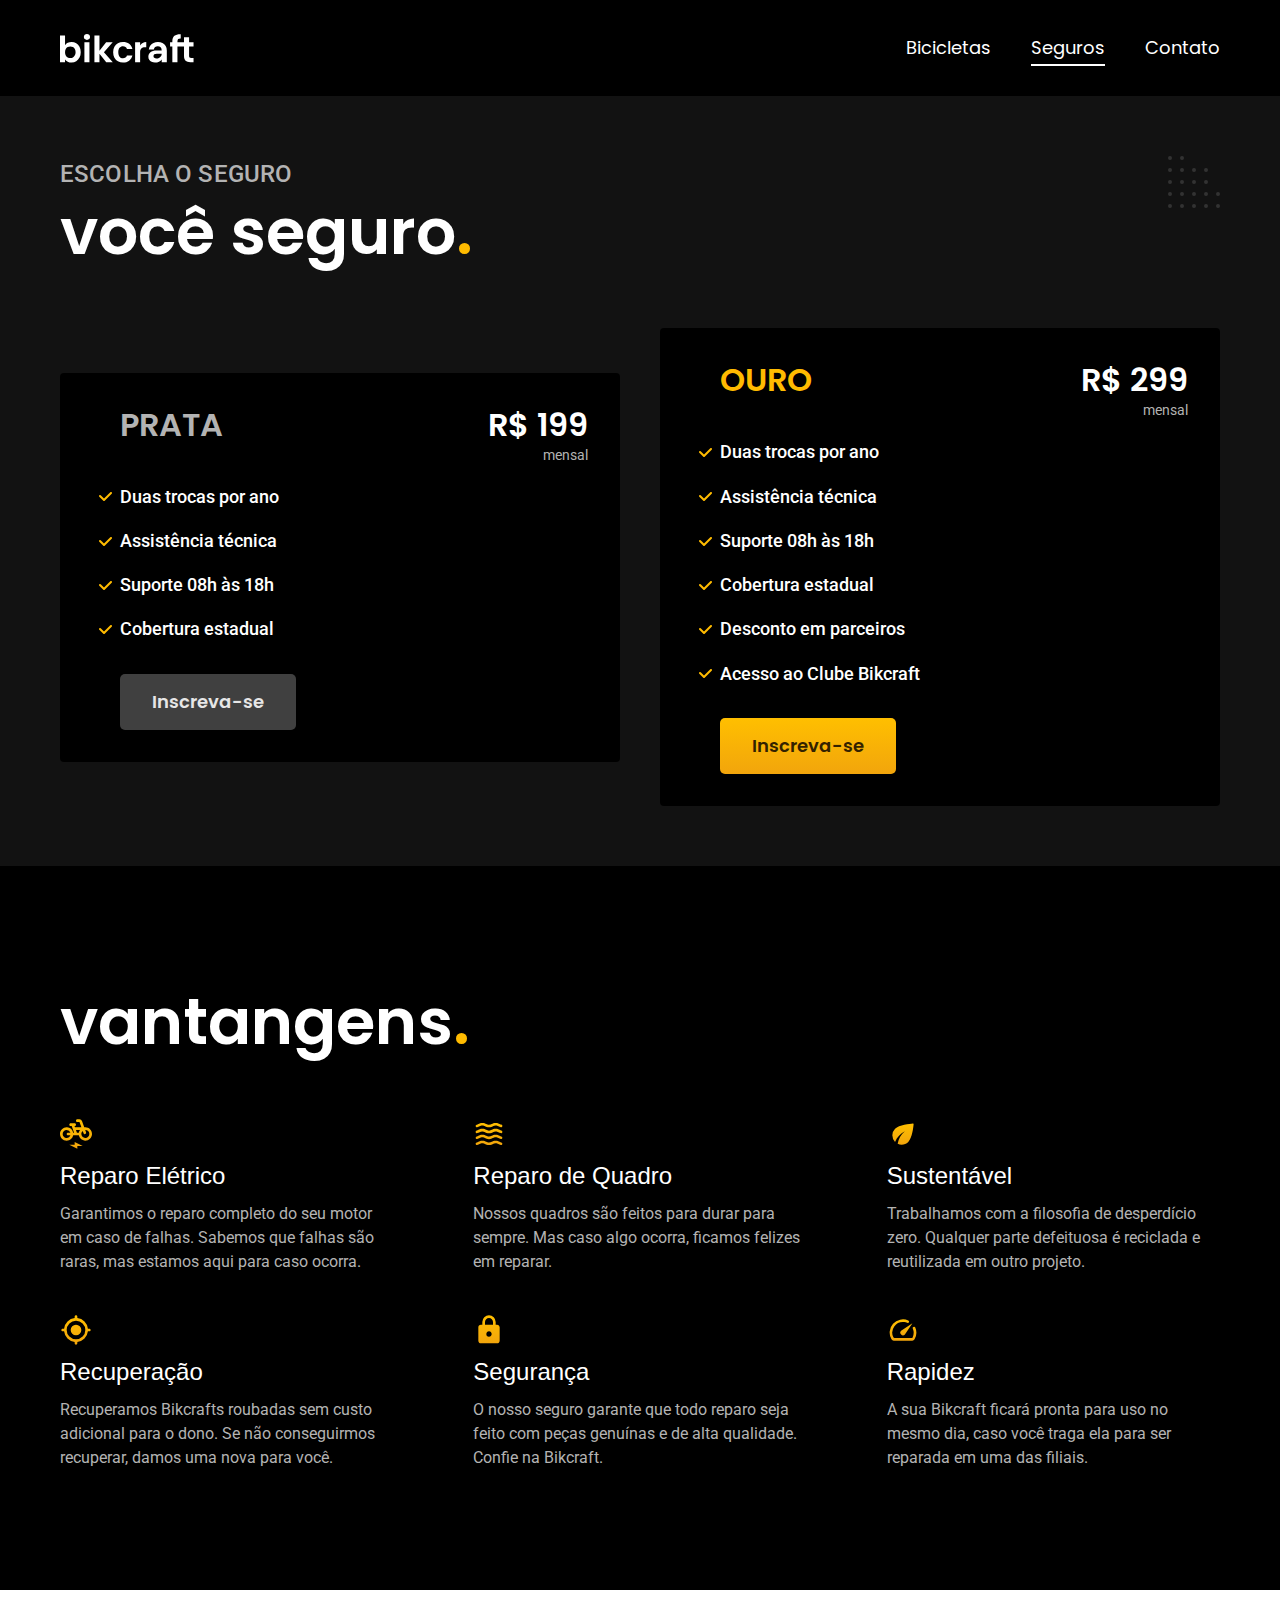
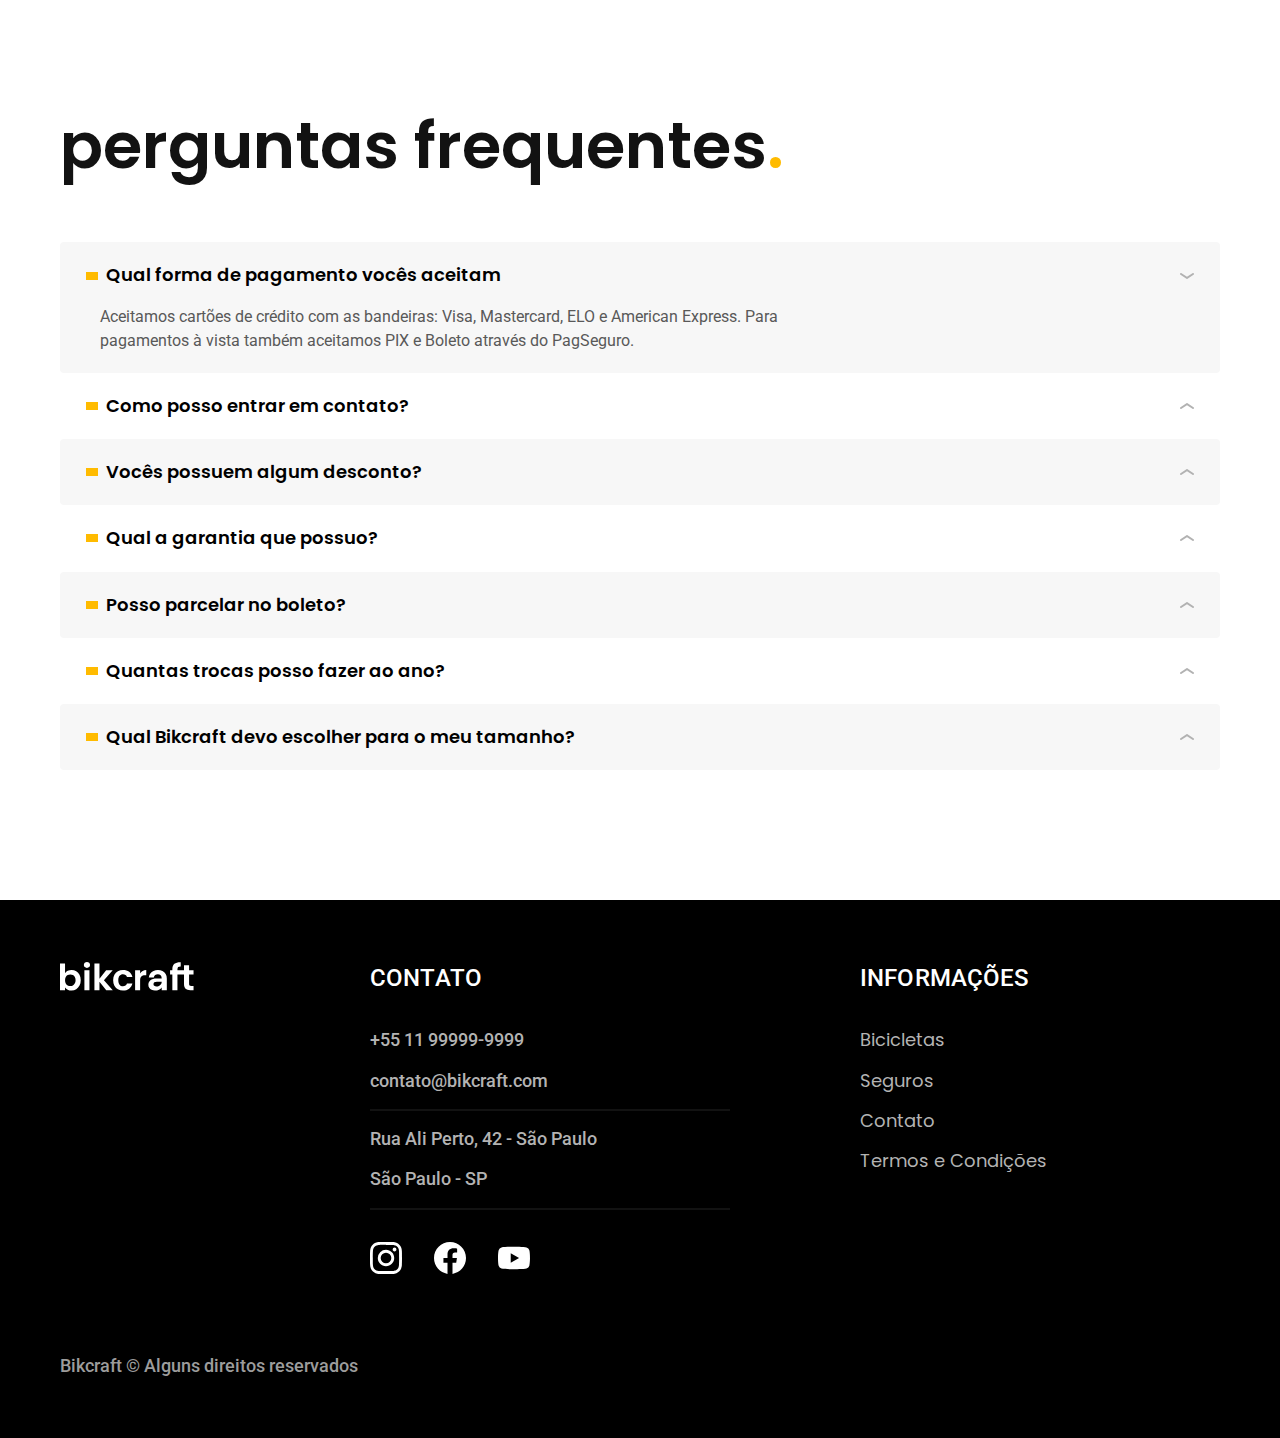
<file: seguros.html>
<!DOCTYPE html>
<html lang="pt-br">

<head>
  <meta charset="UTF-8" />
  <meta http-equiv="X-UA-Compatible" content="IE=edge" />
  <meta name="viewport" content="width=device-width, initial-scale=1.0" />
  <link rel="stylesheet" href="./css/style.css" />
  <link rel="preload" href="./css/style.css" as="style">
  <link rel="shortcut icon" href="./favicon.svg" type="image/x-icon" />
  <title>Seguros | Bikcraft</title>
  <meta name="description" content="Seguros">
  <script>document.documentElement.classList.add('js');</script>
</head>

<body id="seguros">
  <header class="header-bg">
    <div class="header container">
      <a href="./"><img src="./img/bikcraft.svg" alt="bikcraft" /></a>

      <nav aria-label="primaria">
        <ul class="header-menu font-1-m corW">
          <li><a href="./bicicletas.html">Bicicletas</a></li>
          <li><a href="./seguros.html">Seguros</a></li>
          <li><a href="./contato.html">Contato</a></li>
        </ul>
      </nav>
    </div>
  </header>

  <main class="seguros-bg">
    <div class="titulo-bg">
      <div class="titulo container">
        <p class="font-2-l-b cor8">Escolha o seguro</p>
        <h1 class="font-1-xxl corW">você seguro<span class="cor-p1">.</span></h1>
      </div>
    </div>

    <div class="seguros container">
      <div class="seguros-item fadeInLeft" data-anime="200">
        <h3 class="font-1-xl cor8">PRATA</h3>
        <span class="font-1-xl corW">R$ 199 <span class="font-1-xs cor8">mensal</span></span>
        <ul class="font-2-m corW">
          <li>Duas trocas por ano</li>
          <li>Assistência técnica</li>
          <li>Suporte 08h às 18h</li>
          <li>Cobertura estadual</li>
        </ul>
        <a class="botao secundario" href="./orcamento.html?tipo=seguro&produto=prata">Inscreva-se</a>
      </div>
      <div class="seguros-item fadeInLeft" data-anime="400">
        <h3 class="font-1-xl cor-p1">OURO</h3>
        <span class="font-1-xl corW">R$ 299 <span class="font-1-xs cor8">mensal</span></span>
        <ul class="font-2-m corW">
          <li>Duas trocas por ano</li>
          <li>Assistência técnica</li>
          <li>Suporte 08h às 18h</li>
          <li>Cobertura estadual</li>
          <li>Desconto em parceiros</li>
          <li>Acesso ao Clube Bikcraft</li>
        </ul>
        <a class="botao" href="./orcamento.html?tipo=seguro&produto=ouro">Inscreva-se</a>
      </div>
    </div>
  </main>

  <article class="vantagens-bg">
    <div class="vantagens container">
      <h2 class="font-1-xxl corW">vantangens<span class="cor-p1">.</span> </h2>
      <ul>
        <li>
          <img src="./img/icones/eletrica.svg" alt="">
          <h3 class="font-1-l corW">Reparo Elétrico</h3>
          <p class="font-2-s cor8">Garantimos o reparo completo do seu motor em caso de falhas. Sabemos que falhas são raras, mas estamos aqui para caso ocorra.</p>
        </li>
        <li>
          <img src="./img/icones/carbono.svg" alt="">
          <h3 class="font-1-l corW">Reparo de Quadro</h3>
          <p class="font-2-s cor8">Nossos quadros são feitos para durar para sempre. Mas caso algo ocorra, ficamos felizes em reparar.</p>
        </li>
        <li>
          <img src="./img/icones/sustentavel.svg" alt="">
          <h3 class="font-1-l corW">Sustentável</h3>
          <p class="font-2-s cor8">Trabalhamos com a filosofia de desperdício zero. Qualquer parte defeituosa é reciclada e reutilizada em outro projeto.</p>
        </li>
        <li>
          <img src="./img/icones/rastreador.svg" alt="">
          <h3 class="font-1-l corW">Recuperação</h3>
          <p class="font-2-s cor8">Recuperamos Bikcrafts roubadas sem custo adicional para o dono. Se não conseguirmos recuperar, damos uma nova para você.</p>
        </li>
        <li>
          <img src="./img/icones/seguro.svg" alt="">
          <h3 class="font-1-l corW">Segurança</h3>
          <p class="font-2-s cor8">O nosso seguro garante que todo reparo seja feito com peças genuínas e de alta qualidade. Confie na Bikcraft.</p>
        </li>
        <li>
          <img src="./img/icones/velocidade.svg" alt="">
          <h3 class="font-1-l corW">Rapidez</h3>
          <p class="font-2-s cor8">A sua Bikcraft ficará pronta para uso no mesmo dia, caso você traga ela para ser reparada em uma das filiais.</p>
        </li>
      </ul>

    </div>
  </article>

  <article class="perguntas container">
    <h2 class="font-1-xxl">perguntas frequentes<span class="cor-p1">.</span> </h2>
    <dl>
      <div>
        <dt><button class="font-1-m-b" aria-controls="pergunta1" aria-expanded="true">Qual forma de pagamento vocês aceitam</button></dt>
        <dd id="pergunta1" class="font-2-s cor11 ativa">Aceitamos cartões de crédito com as bandeiras: Visa, Mastercard, ELO e American Express. Para pagamentos à vista também aceitamos PIX e Boleto através do PagSeguro.</dd>
      </div>
      <div>
        <dt><button class="font-1-m-b" aria-controls="pergunta2" aria-expanded="false">Como posso entrar em contato?</button></dt>
        <dd id="pergunta2" class="font-2-s cor11">Aceitamos cartões de crédito com as bandeiras: Visa, Mastercard, ELO e American Express. Para pagamentos à vista também aceitamos PIX e Boleto através do PagSeguro.</dd>
      </div>
      <div>
        <dt><button class="font-1-m-b" aria-controls="pergunta3" aria-expanded="false">Vocês possuem algum desconto?</button></dt>
        <dd id="pergunta3" class="font-2-s cor11">Aceitamos cartões de crédito com as bandeiras: Visa, Mastercard, ELO e American Express. Para pagamentos à vista também aceitamos PIX e Boleto através do PagSeguro.</dd>
      </div>
      <div>
        <dt><button class="font-1-m-b" aria-controls="pergunta4" aria-expanded="false">Qual a garantia que possuo?</button></dt>
        <dd id="pergunta4" class="font-2-s cor11">Aceitamos cartões de crédito com as bandeiras: Visa, Mastercard, ELO e American Express. Para pagamentos à vista também aceitamos PIX e Boleto através do PagSeguro.</dd>
      </div>
      <div>
        <dt><button class="font-1-m-b" aria-controls="pergunta5" aria-expanded="false">Posso parcelar no boleto?</button></dt>
        <dd id="pergunta5" class="font-2-s cor11">Aceitamos cartões de crédito com as bandeiras: Visa, Mastercard, ELO e American Express. Para pagamentos à vista também aceitamos PIX e Boleto através do PagSeguro.</dd>
      </div>
      <div>
        <dt><button class="font-1-m-b" aria-controls="pergunta6" aria-expanded="false">Quantas trocas posso fazer ao ano?</button></dt>
        <dd id="pergunta6" class="font-2-s cor11">Aceitamos cartões de crédito com as bandeiras: Visa, Mastercard, ELO e American Express. Para pagamentos à vista também aceitamos PIX e Boleto através do PagSeguro.</dd>
      </div>
      <div>
        <dt><button class="font-1-m-b" aria-controls="pergunta7" aria-expanded="false">Qual Bikcraft devo escolher para o meu tamanho?</button></dt>
        <dd id="pergunta7" class="font-2-s cor11">Aceitamos cartões de crédito com as bandeiras: Visa, Mastercard, ELO e American Express. Para pagamentos à vista também aceitamos PIX e Boleto através do PagSeguro.</dd>
      </div>
    </dl>

  </article>

  <footer class="footer-bg">
    <div class="footer container">
      <img src="./img/bikcraft.svg" alt="Bikcraft">
      <div class="footer-contato">
        <h3 class="font-2-l-b corW">Contato</h3>
        <ul class="font-2-m cor8">
          <li><a href="tel:+5521999999999">+55 11 99999-9999</a></li>
          <li><a href="mailto:contato@bikcraft.com">contato@bikcraft.com</a></li>
          <li>Rua Ali Perto, 42 - São Paulo</li>
          <li>São Paulo - SP</li>
        </ul>
        <div class="footer-redes">
          <a href="./">
            <img src="./img/redes/instagram.svg" alt="instagram">
          </a>
          <a href="./">
            <img src="./img/redes/facebook.svg" alt="facebook">
          </a>
          <a href="./">
            <img src="./img/redes/youtube.svg" alt="youtube">
          </a>
        </div>
      </div>
      <div class="footer-informações">
        <h3 class="font-2-l-b corW">Informações</h3>
        <nav>
          <ul class="font-1-m cor8">
            <li><a href="./bicicletas.html">Bicicletas</a></li>
            <li><a href="./seguros.html">Seguros</a></li>
            <li><a href="./contato.html">Contato</a></li>
            <li><a href="./termos.html">Termos e Condições</a></li>
          </ul>
        </nav>
      </div>
      <p class="footer-copy font-2-m cor9">Bikcraft © Alguns direitos reservados</p>
    </div>
  </footer>
  <script src="./js/simple-anime.js"></script>
  <script src="./js/script.js"></script>
</body>

</html>
</file>
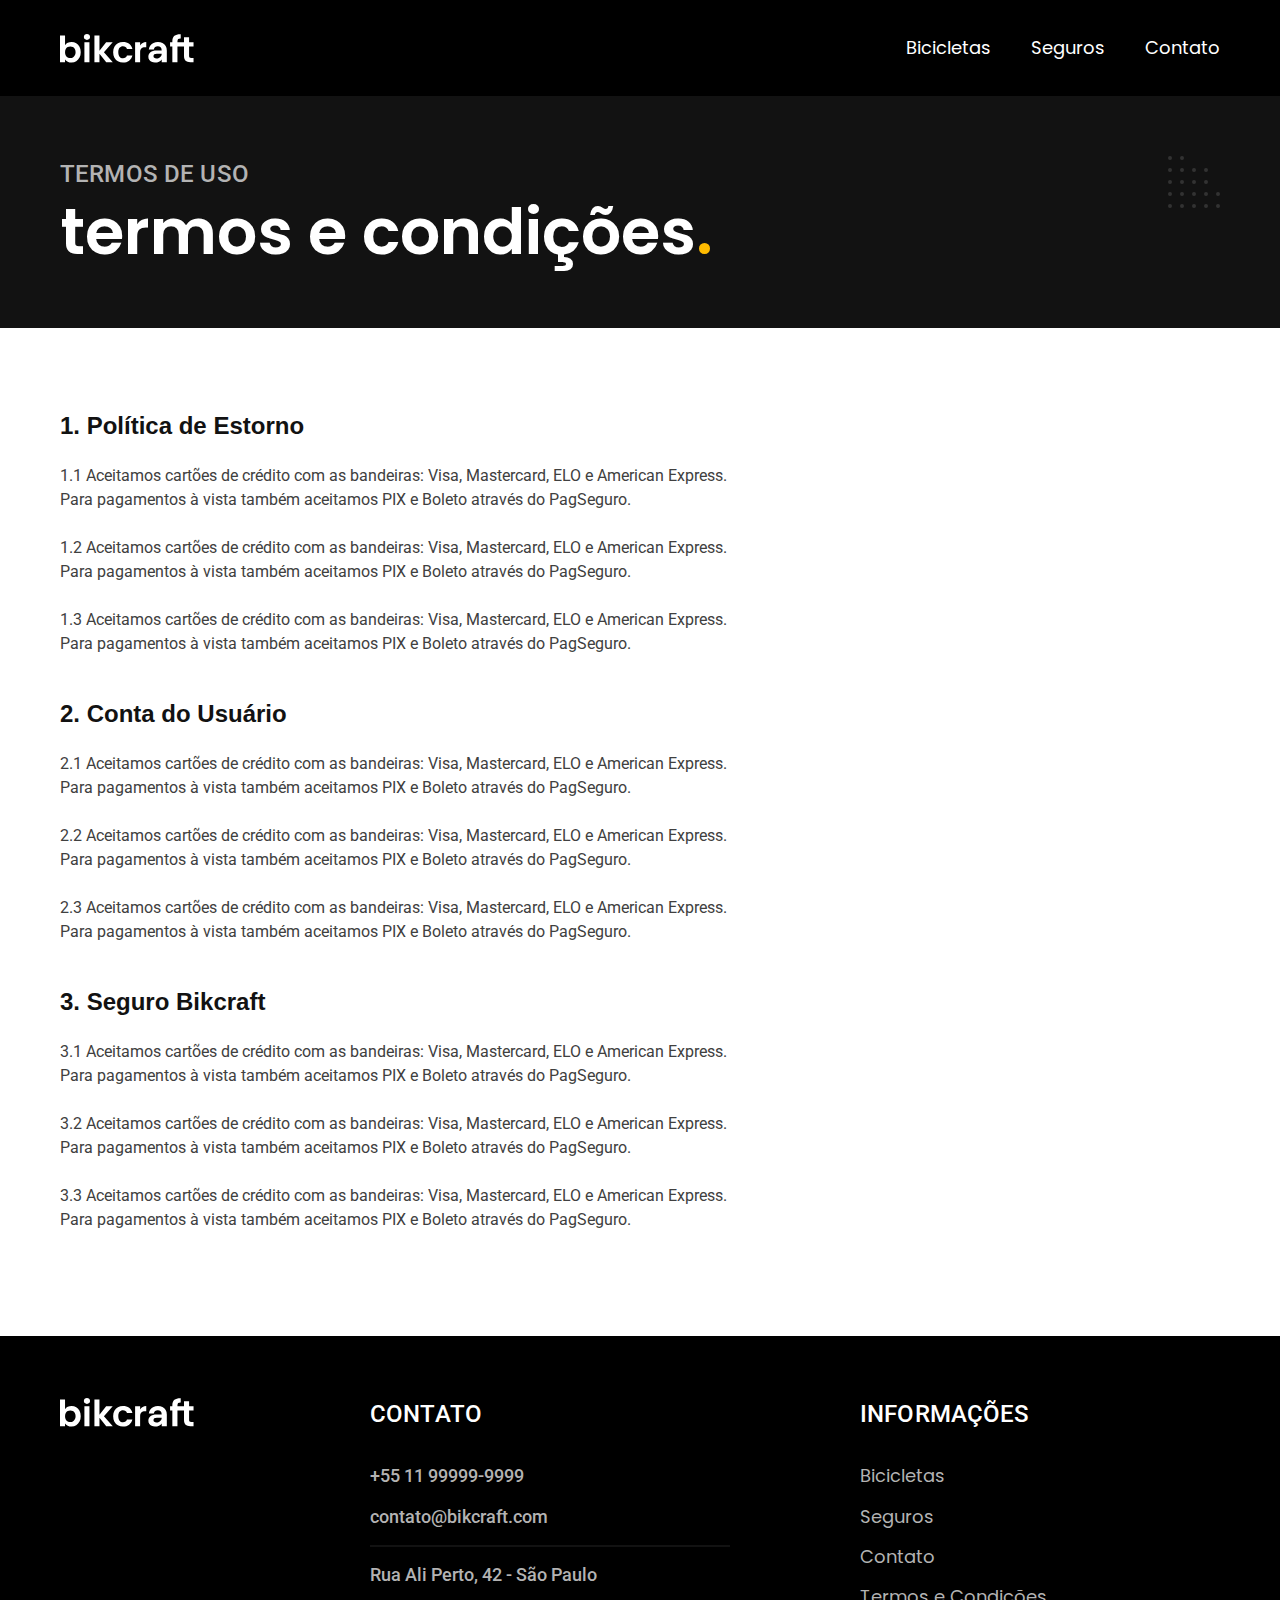
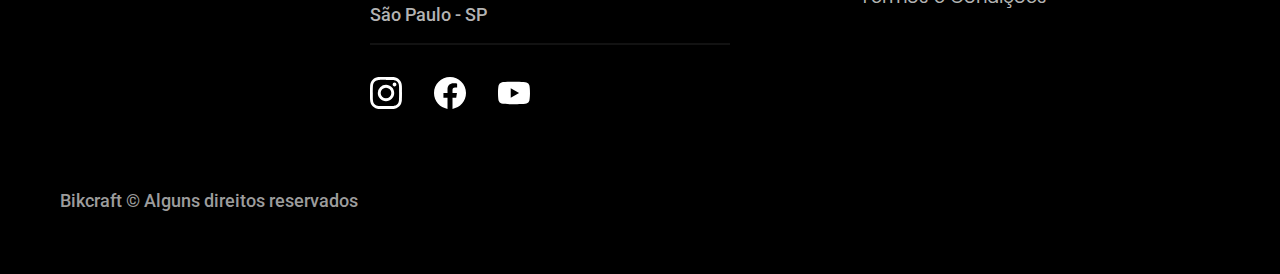
<file: termos.html>
<!DOCTYPE html>
<html lang="pt-br">

<head>
  <meta charset="UTF-8" />
  <meta http-equiv="X-UA-Compatible" content="IE=edge" />
  <meta name="viewport" content="width=device-width, initial-scale=1.0" />
  <link rel="stylesheet" href="./css/style.css" />
  <link rel="preload" href="./css/style.css" as="style">
  <link rel="shortcut icon" href="./favicon.svg" type="image/x-icon" />
  <title>Termos e Condições | Bikcraft</title>
  <meta name="description" content="Termos e Condições">
  <script>document.documentElement.classList.add('js');</script>
</head>

<body id="termos">
  <header class="header-bg">
    <div class="header container">
      <a href="./"><img src="./img/bikcraft.svg" alt="bikcraft" /></a>

      <nav aria-label="primaria">
        <ul class="header-menu font-1-m corW">
          <li><a href="./bicicletas.html">Bicicletas</a></li>
          <li><a href="./seguros.html">Seguros</a></li>
          <li><a href="./contato.html">Contato</a></li>
        </ul>
      </nav>
    </div>
  </header>

  <main>
    <div class="titulo-bg">
      <div class="titulo container">
        <p class="font-2-l-b cor8">Termos de uso</p>
        <h1 class="font-1-xxl corW">termos e condições<span class="cor-p1">.</span></h1>
      </div>
    </div>

    <div class="termos font-2-s cor12  container">
      <h2 class="font-1-l cor14">1. Política de Estorno</h2>
      <p>1.1 Aceitamos cartões de crédito com as bandeiras: Visa, Mastercard, ELO e American Express. Para pagamentos à vista também aceitamos PIX e Boleto através do PagSeguro.</p>
      <p>1.2 Aceitamos cartões de crédito com as bandeiras: Visa, Mastercard, ELO e American Express. Para pagamentos à vista também aceitamos PIX e Boleto através do PagSeguro.</p>
      <p>1.3 Aceitamos cartões de crédito com as bandeiras: Visa, Mastercard, ELO e American Express. Para pagamentos à vista também aceitamos PIX e Boleto através do PagSeguro.</p>
      <h2 class="font-1-l cor14">2. Conta do Usuário</h2>
      <p>2.1 Aceitamos cartões de crédito com as bandeiras: Visa, Mastercard, ELO e American Express. Para pagamentos à vista também aceitamos PIX e Boleto através do PagSeguro.</p>
      <p>2.2 Aceitamos cartões de crédito com as bandeiras: Visa, Mastercard, ELO e American Express. Para pagamentos à vista também aceitamos PIX e Boleto através do PagSeguro.</p>
      <p>2.3 Aceitamos cartões de crédito com as bandeiras: Visa, Mastercard, ELO e American Express. Para pagamentos à vista também aceitamos PIX e Boleto através do PagSeguro.</p>
      <h2 class="font-1-l cor14">3. Seguro Bikcraft</h2>
      <p>3.1 Aceitamos cartões de crédito com as bandeiras: Visa, Mastercard, ELO e American Express. Para pagamentos à vista também aceitamos PIX e Boleto através do PagSeguro.</p>
      <p>3.2 Aceitamos cartões de crédito com as bandeiras: Visa, Mastercard, ELO e American Express. Para pagamentos à vista também aceitamos PIX e Boleto através do PagSeguro.</p>
      <p>3.3 Aceitamos cartões de crédito com as bandeiras: Visa, Mastercard, ELO e American Express. Para pagamentos à vista também aceitamos PIX e Boleto através do PagSeguro.</p>
    </div>
  </main>

  <footer class="footer-bg">
    <div class="footer container">
      <img src="./img/bikcraft.svg" alt="Bikcraft">
      <div class="footer-contato">
        <h3 class="font-2-l-b corW">Contato</h3>
        <ul class="font-2-m cor8">
          <li><a href="tel:+5521999999999">+55 11 99999-9999</a></li>
          <li><a href="mailto:contato@bikcraft.com">contato@bikcraft.com</a></li>
          <li>Rua Ali Perto, 42 - São Paulo</li>
          <li>São Paulo - SP</li>
        </ul>
        <div class="footer-redes">
          <a href="./">
            <img src="./img/redes/instagram.svg" alt="instagram">
          </a>
          <a href="./">
            <img src="./img/redes/facebook.svg" alt="facebook">
          </a>
          <a href="./">
            <img src="./img/redes/youtube.svg" alt="youtube">
          </a>
        </div>
      </div>
      <div class="footer-informações">
        <h3 class="font-2-l-b corW">Informações</h3>
        <nav>
          <ul class="font-1-m cor8">
            <li><a href="./bicicletas.html">Bicicletas</a></li>
            <li><a href="./seguros.html">Seguros</a></li>
            <li><a href="./contato.html">Contato</a></li>
            <li><a href="./termos.html">Termos e Condições</a></li>
          </ul>
        </nav>
      </div>
      <p class="footer-copy font-2-m cor9">Bikcraft © Alguns direitos reservados</p>
    </div>
  </footer>
  <script src="./js/script.js"></script>
</body>

</html>
</file>
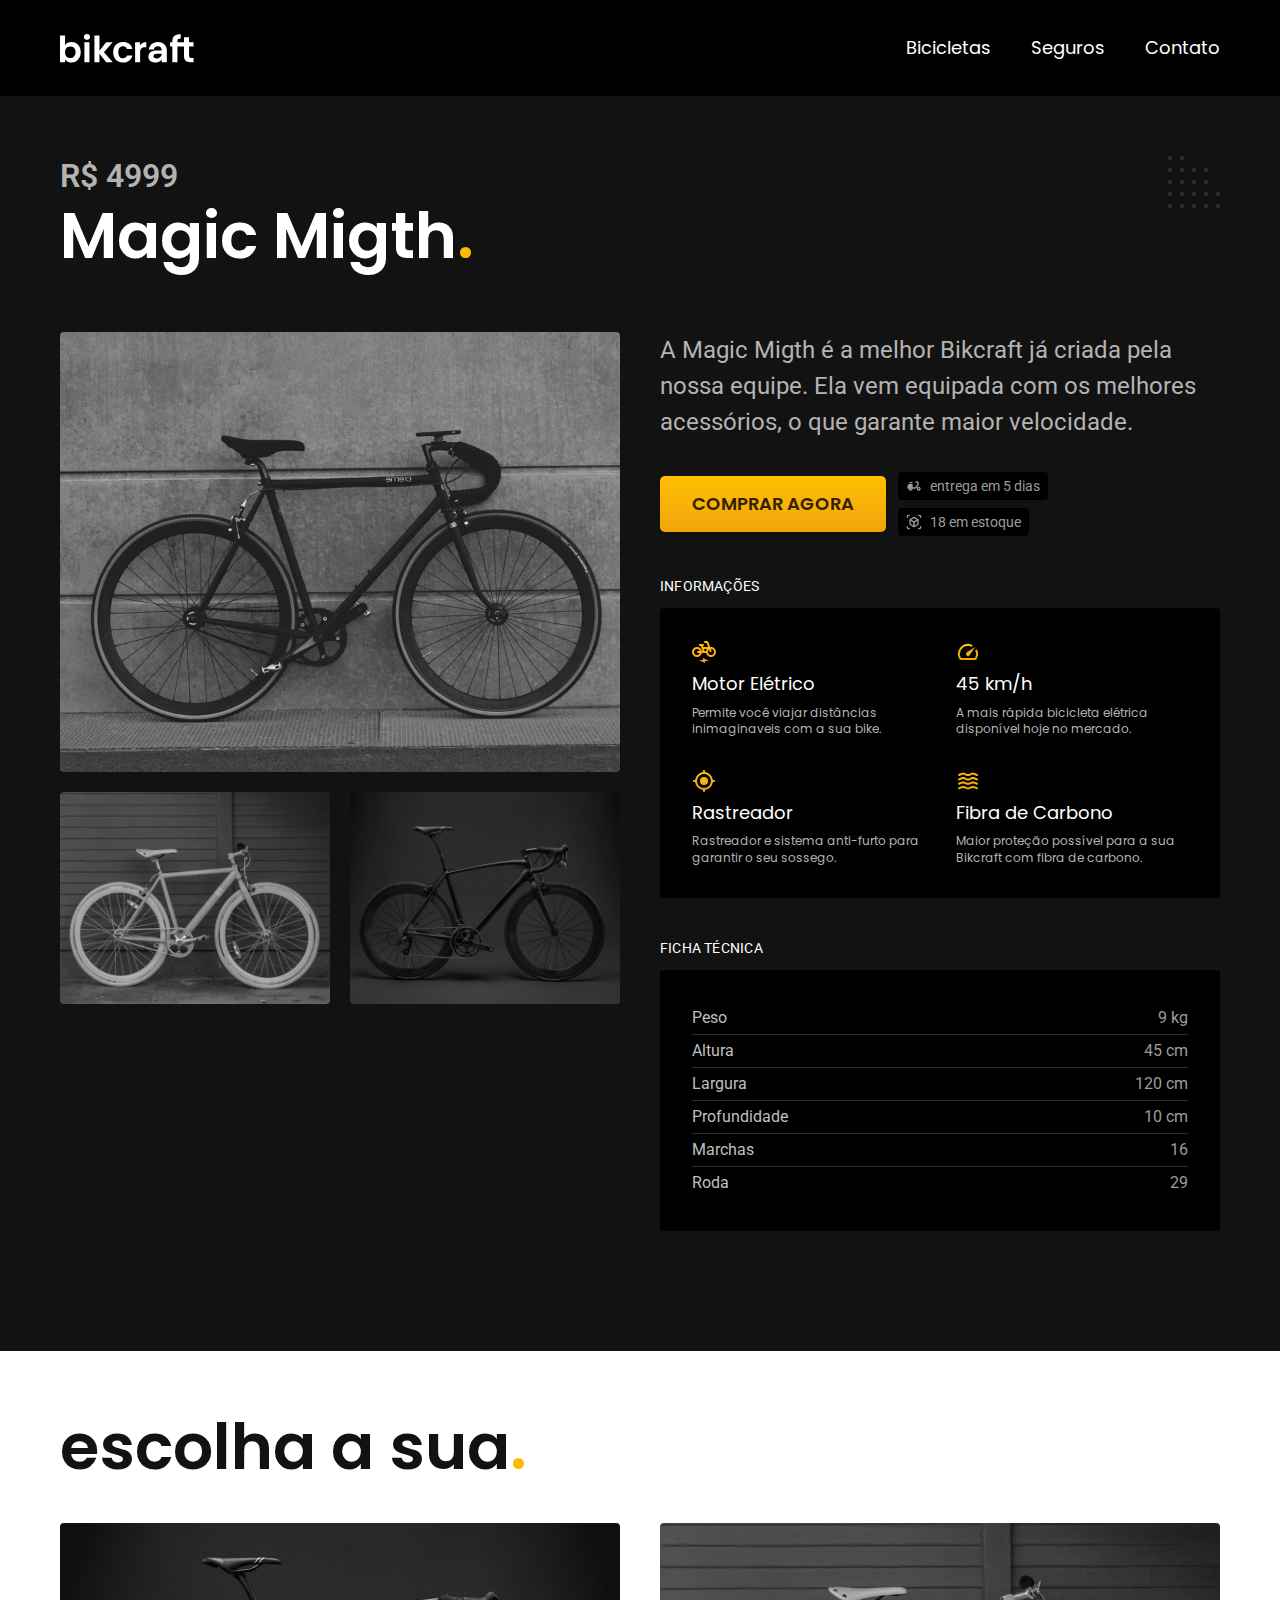
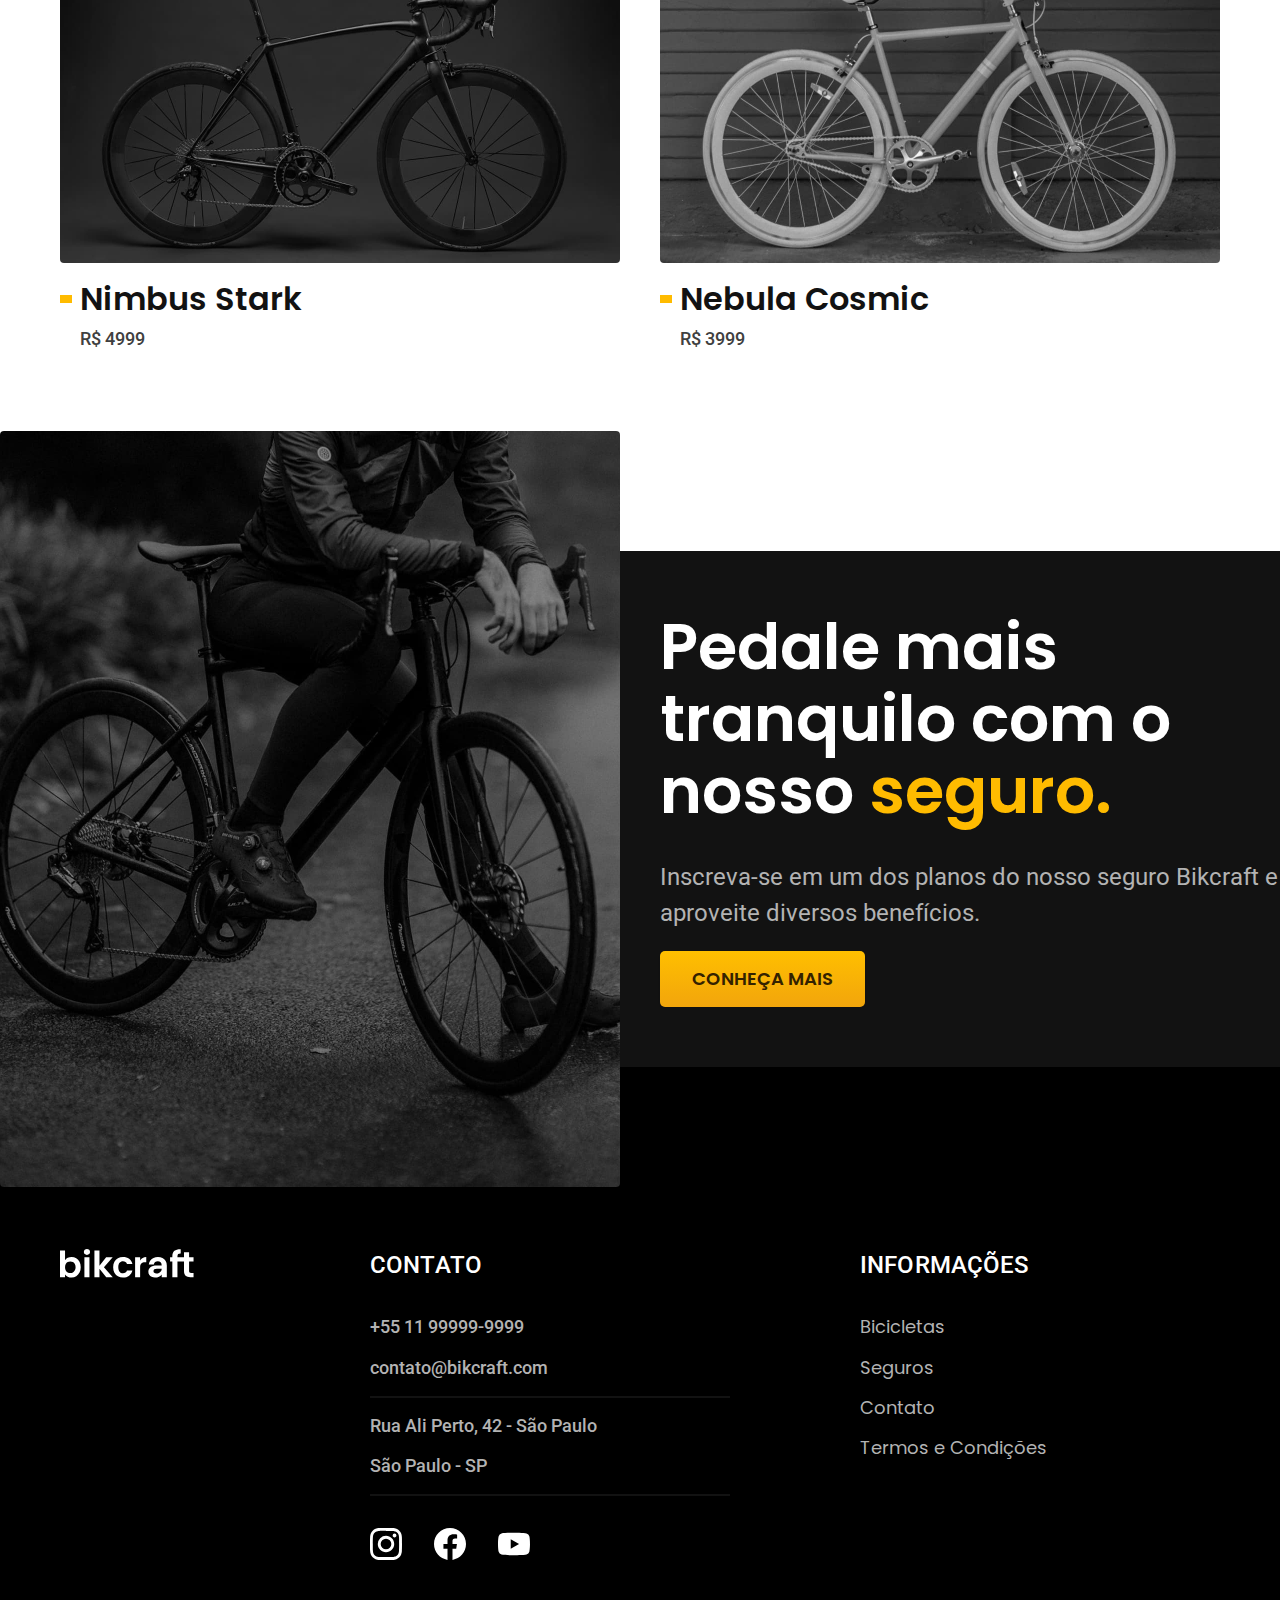
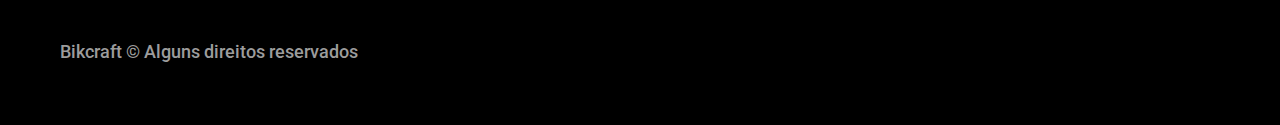
<file: bicicletas/magic.html>
<!DOCTYPE html>
<html lang="pt-br">

<head>
  <meta charset="UTF-8" />
  <meta http-equiv="X-UA-Compatible" content="IE=edge" />
  <meta name="viewport" content="width=device-width, initial-scale=1.0" />
  <link rel="stylesheet" href="../css/style.css" />
  <link rel="shortcut icon" href="../favicon.svg" type="image/x-icon" />
  <title>Magic | Bikcraft</title>
  <meta name="description" content="Ma" />
  <script>document.documentElement.classList.add('js');</script>
</head>

<body id="bicicleta">
  <header class="header-bg">
    <div class="header container">
      <a href="../"><img src="../img/bikcraft.svg" alt="bikcraft" /></a>

      <nav aria-label="primaria">
        <ul class="header-menu font-1-m corW">
          <li><a href="../bicicletas.html">Bicicletas</a></li>
          <li><a href="../seguros.html">Seguros</a></li>
          <li><a href="../contato.html">Contato</a></li>
        </ul>
      </nav>
    </div>
  </header>

  <main class="titulo-bg">
    <div>
      <div class="titulo container">
        <p class="font-2-xl cor8">R$ 4999</p>
        <h1 class="font-1-xxl corW">
          Magic Migth<span class="cor-p1">.</span>
        </h1>
      </div>
    </div>

    <div class="bicicleta container">
      <div class="bicicleta-imagens">
        <img src="../img/bicicleta/nimbus2.jpg" alt="Bicicleta 1">
        <img src="../img/bicicleta/nimbus3.jpg" alt="Bicicleta 2">
        <img src="../img/bicicleta/nimbus1.jpg" alt="Bicicleta 3">
      </div>
      <div class="bicicleta-conteudo">
        <p class="font-2-l cor8">
          A Magic Migth é a melhor Bikcraft já criada pela nossa equipe. Ela
          vem equipada com os melhores acessórios, o que garante maior
          velocidade.
        </p>
        <div class="bicicleta-comprar">
          <a class="botao" href="../orcamento.html?tipo=bikcraft&produto=magic">COMPRAR AGORA</a>
          <span class="font-1-xs cor9"><img src="../img/icones/entrega.svg" alt="" />entrega em 5
            dias</span>
          <span class="font-1-xs cor9"><img src="../img/icones/estoque.svg" alt="" />18 em estoque</span>
        </div>

        <h2 class="font-1-xs corW">Informações</h2>
        <ul class="bicicleta-informacoes">
          <li>
            <img src="../img/icones/eletrica.svg" alt="" />
            <h3 class="font-1-m corW">Motor Elétrico</h3>
            <p class="font-2-xs cor8">
              Permite você viajar distâncias inimaginaveis com a sua bike.
            </p>
          </li>
          <li>
            <img src="../img/icones/velocidade.svg" alt="" />
            <h3 class="font-1-m corW">45 km/h</h3>
            <p class="font-2-xs cor8">
              A mais rápida bicicleta elétrica disponível hoje no mercado.
            </p>
          </li>
          <li>
            <img src="../img/icones/rastreador.svg" alt="" />
            <h3 class="font-1-m corW">Rastreador</h3>
            <p class="font-2-xs cor8">
              Rastreador e sistema anti-furto para garantir o seu sossego.
            </p>
          </li>
          <li>
            <img src="../img/icones/carbono.svg" alt="" />
            <h3 class="font-1-m corW">Fibra de Carbono</h3>
            <p class="font-2-xs cor8">
              Maior proteção possível para a sua Bikcraft com fibra de
              carbono.
            </p>
          </li>
        </ul>
        <h2 class="font-1-xs corW">Ficha técnica</h2>
        <ul class="bicicleta-ficha font-2-s cor7">
          <li>Peso <span>9 kg</span></li>
          <li>Altura <span>45 cm</span></li>
          <li>Largura <span>120 cm</span></li>
          <li>Profundidade <span>10 cm</span></li>
          <li>Marchas <span>16</span></li>
          <li>Roda <span>29</span></li>
        </ul>
      </div>
    </div>
  </main>

  <article class="bicicletas-lista container">
    <h2 class="font-1-xxl">escolha a sua<span class="cor-p1">.</span></h2>
    <ul>
      <li>
        <a href="./nimbus.html">
          <img src="../img/bicicletas/nimbus.jpg" alt="Bicicleta preta" />
          <h3 class="font-1-xl">Nimbus Stark</h3>
          <span class="font-2-m cor12">R$ 4999</span>
        </a>
      </li>
      <li>
        <a href="./nebula.html">
          <img src="../img/bicicletas/nebula.jpg" alt="Bicicleta preta" />
          <h3 class="font-1-xl">Nebula Cosmic</h3>
          <span class="font-2-m cor12">R$ 3999</span>
        </a>
      </li>
    </ul>
  </article>

  <article class="seguro-bg">
    <div class="seguro">
      <div class="seguro-imagem">
        <img src="../img/fotos/seguros.jpg" alt="Pessoa parada em cima de uma bicicleta" />
      </div>
      <div class="seguro-conteudo">
        <h2 class="font-1-xxl corW">
          Pedale mais tranquilo com o nosso
          <span class="cor-p1">seguro.</span>
        </h2>
        <p class="font-2-l cor8">Inscreva-se em um dos planos do nosso seguro Bikcraft e aproveite diversos benefícios.</p>
        <a class="botao" href="../seguros.html">CONHEÇA MAIS</a>
      </div>
    </div>
  </article>

  <footer class="footer-bg">
    <div class="footer container">
      <img src="../img/bikcraft.svg" alt="Bikcraft" />
      <div class="footer-contato">
        <h3 class="font-2-l-b corW">Contato</h3>
        <ul class="font-2-m cor8">
          <li><a href="tel:+5521999999999">+55 11 99999-9999</a></li>
          <li>
            <a href="mailto:contato@bikcraft.com">contato@bikcraft.com</a>
          </li>
          <li>Rua Ali Perto, 42 - São Paulo</li>
          <li>São Paulo - SP</li>
        </ul>
        <div class="footer-redes">
          <a href="../">
            <img src="../img/redes/instagram.svg" alt="instagram" />
          </a>
          <a href="../">
            <img src="../img/redes/facebook.svg" alt="facebook" />
          </a>
          <a href="../">
            <img src="../img/redes/youtube.svg" alt="youtube" />
          </a>
        </div>
      </div>
      <div class="footer-informações">
        <h3 class="font-2-l-b corW">Informações</h3>
        <nav>
          <ul class="font-1-m cor8">
            <li><a href="../bicicletas.html">Bicicletas</a></li>
            <li><a href="../seguros.html">Seguros</a></li>
            <li><a href="../contato.html">Contato</a></li>
            <li><a href="../termos.html">Termos e Condições</a></li>
          </ul>
        </nav>
      </div>
      <p class="footer-copy font-2-m cor9">
        Bikcraft © Alguns direitos reservados
      </p>
    </div>
  </footer>
  <script src="../js/script.js"></script>
</body>

</html>
</file>
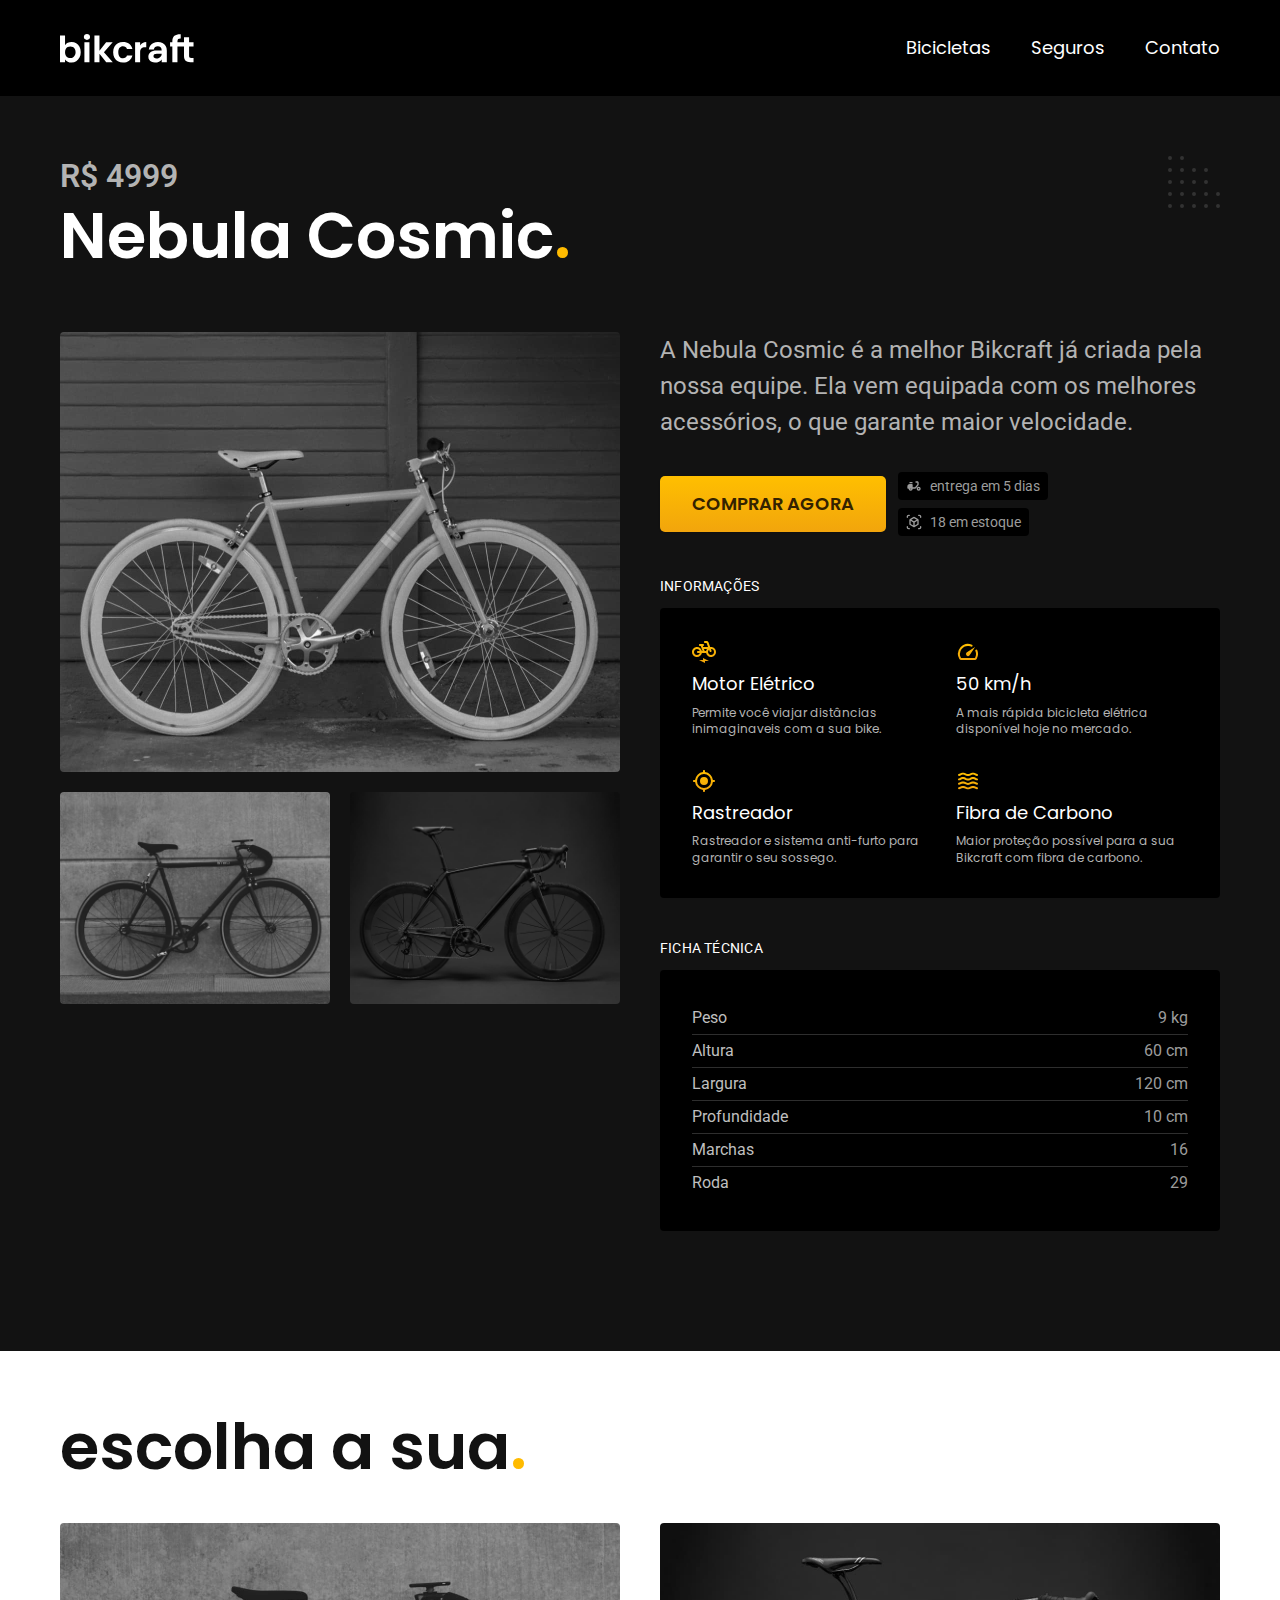
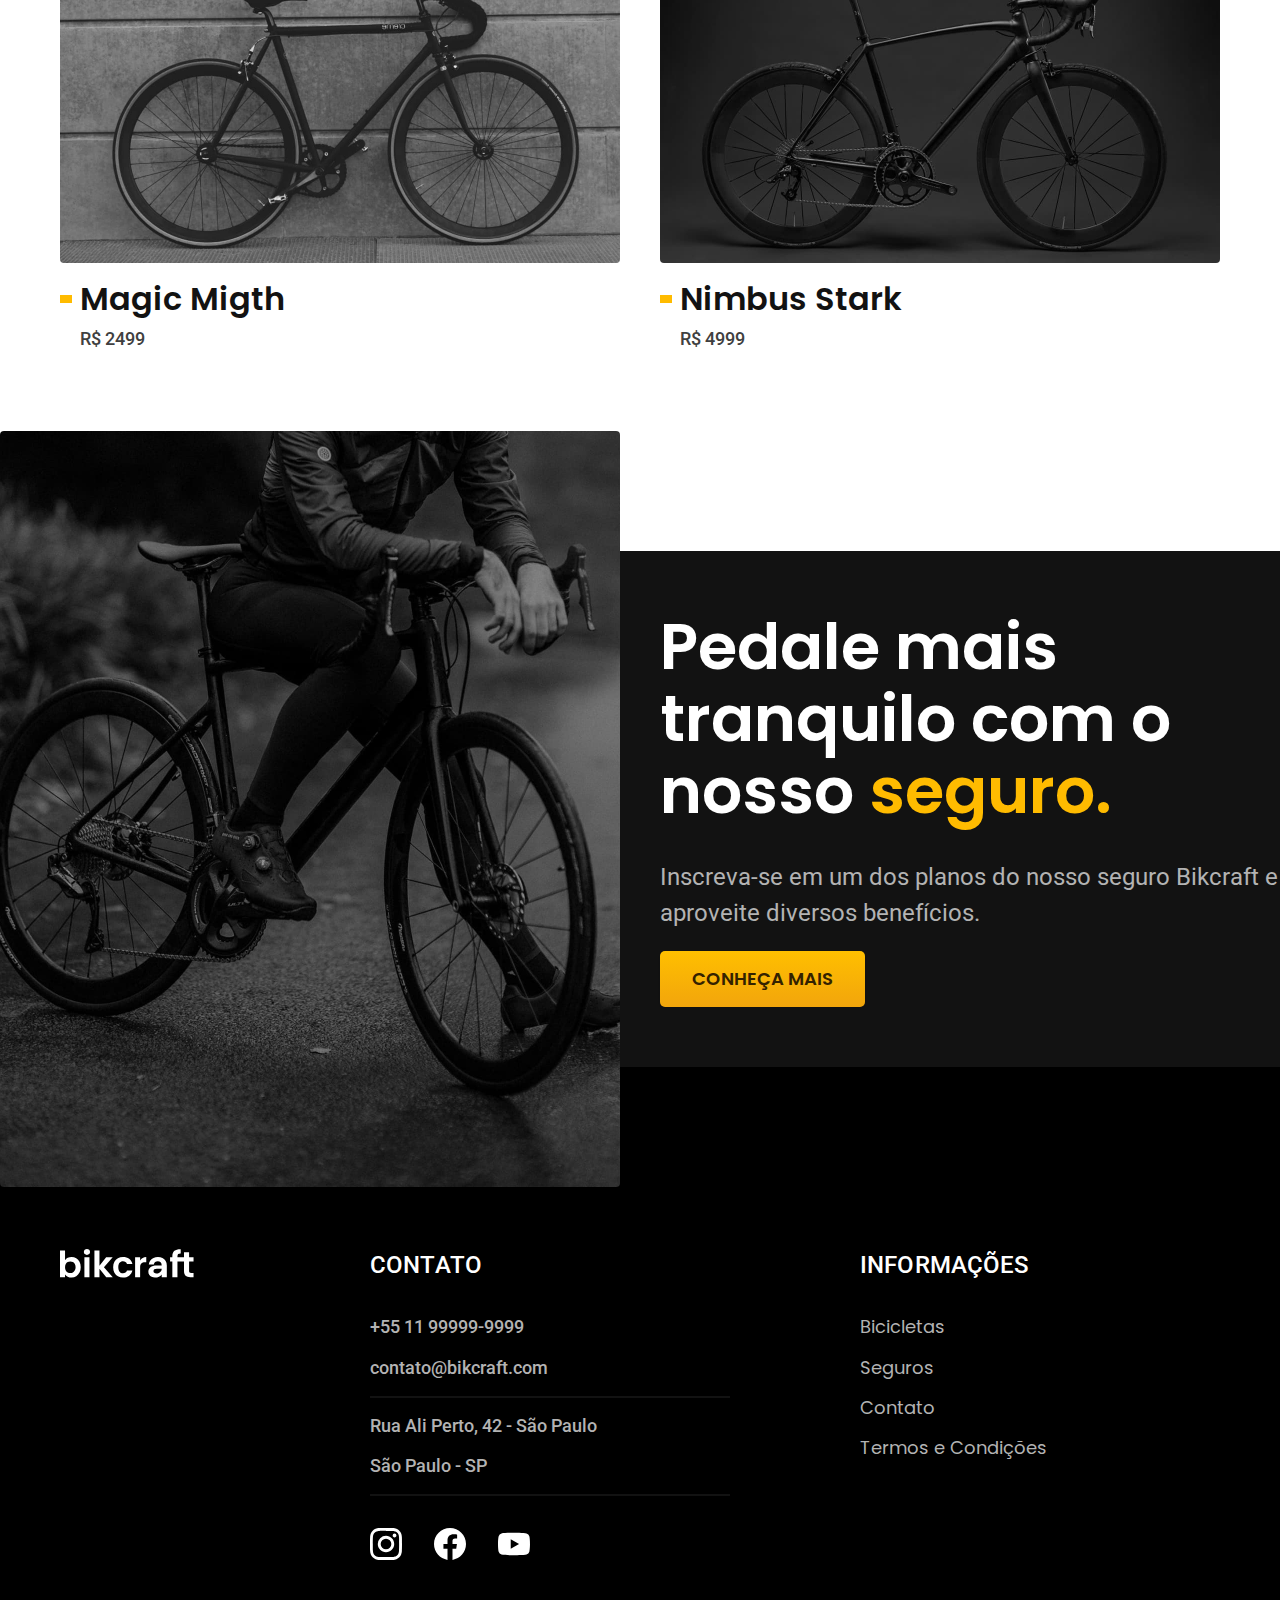
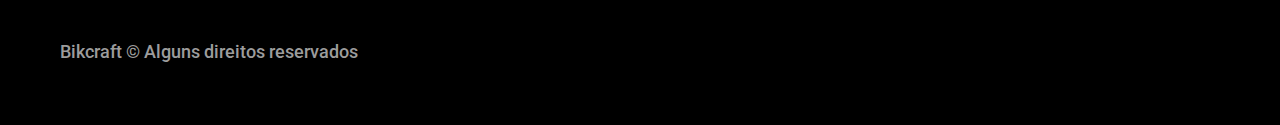
<file: bicicletas/nebula.html>
<!DOCTYPE html>
<html lang="pt-br">

<head>
  <meta charset="UTF-8" />
  <meta http-equiv="X-UA-Compatible" content="IE=edge" />
  <meta name="viewport" content="width=device-width, initial-scale=1.0" />
  <link rel="stylesheet" href="../css/style.css" />
  <link rel="shortcut icon" href="../favicon.svg" type="image/x-icon" />
  <title>Nebula | Bikcraft</title>
  <meta name="description" content="Nebula" />
  <script>document.documentElement.classList.add('js');</script>
</head>

<body id="bicicleta">
  <header class="header-bg">
    <div class="header container">
      <a href="../"><img src="../img/bikcraft.svg" alt="bikcraft" /></a>

      <nav aria-label="primaria">
        <ul class="header-menu font-1-m corW">
          <li><a href="../bicicletas.html">Bicicletas</a></li>
          <li><a href="../seguros.html">Seguros</a></li>
          <li><a href="../contato.html">Contato</a></li>
        </ul>
      </nav>
    </div>
  </header>

  <main class="titulo-bg">
    <div>
      <div class="titulo container">
        <p class="font-2-xl cor8">R$ 4999</p>
        <h1 class="font-1-xxl corW">
          Nebula Cosmic<span class="cor-p1">.</span>
        </h1>
      </div>
    </div>

    <div class="bicicleta container">
      <div class="bicicleta-imagens">
        <img src="../img/bicicleta/nimbus3.jpg" alt="Bicicleta 1">
        <img src="../img/bicicleta/nimbus2.jpg" alt="Bicicleta 2">
        <img src="../img/bicicleta/nimbus1.jpg" alt="Bicicleta 3">
      </div>
      <div class="bicicleta-conteudo">
        <p class="font-2-l cor8">
          A Nebula Cosmic é a melhor Bikcraft já criada pela nossa equipe. Ela
          vem equipada com os melhores acessórios, o que garante maior
          velocidade.
        </p>
        <div class="bicicleta-comprar">
          <a class="botao" href="../orcamento.html?tipo=bikcraft&produto=nebula">COMPRAR AGORA</a>
          <span class="font-1-xs cor9"><img src="../img/icones/entrega.svg" alt="" />entrega em 5
            dias</span>
          <span class="font-1-xs cor9"><img src="../img/icones/estoque.svg" alt="" />18 em estoque</span>
        </div>

        <h2 class="font-1-xs corW">Informações</h2>
        <ul class="bicicleta-informacoes">
          <li>
            <img src="../img/icones/eletrica.svg" alt="" />
            <h3 class="font-1-m corW">Motor Elétrico</h3>
            <p class="font-2-xs cor8">
              Permite você viajar distâncias inimaginaveis com a sua bike.
            </p>
          </li>
          <li>
            <img src="../img/icones/velocidade.svg" alt="" />
            <h3 class="font-1-m corW">50 km/h</h3>
            <p class="font-2-xs cor8">
              A mais rápida bicicleta elétrica disponível hoje no mercado.
            </p>
          </li>
          <li>
            <img src="../img/icones/rastreador.svg" alt="" />
            <h3 class="font-1-m corW">Rastreador</h3>
            <p class="font-2-xs cor8">
              Rastreador e sistema anti-furto para garantir o seu sossego.
            </p>
          </li>
          <li>
            <img src="../img/icones/carbono.svg" alt="" />
            <h3 class="font-1-m corW">Fibra de Carbono</h3>
            <p class="font-2-xs cor8">
              Maior proteção possível para a sua Bikcraft com fibra de
              carbono.
            </p>
          </li>
        </ul>
        <h2 class="font-1-xs corW">Ficha técnica</h2>
        <ul class="bicicleta-ficha font-2-s cor7">
          <li>Peso <span>9 kg</span></li>
          <li>Altura <span>60 cm</span></li>
          <li>Largura <span>120 cm</span></li>
          <li>Profundidade <span>10 cm</span></li>
          <li>Marchas <span>16</span></li>
          <li>Roda <span>29</span></li>
        </ul>
      </div>
    </div>
  </main>

  <article class="bicicletas-lista container">
    <h2 class="font-1-xxl">escolha a sua<span class="cor-p1">.</span></h2>
    <ul>
      <li>
        <a href="./magic.html">
          <img src="../img/bicicletas/magic.jpg" alt="Bicicleta preta" />
          <h3 class="font-1-xl">Magic Migth</h3>
          <span class="font-2-m cor12">R$ 2499</span>
        </a>
      </li>
      <li>
        <a href="./nimbus.html">
          <img src="../img/bicicletas/nimbus.jpg" alt="Bicicleta preta" />
          <h3 class="font-1-xl">Nimbus Stark</h3>
          <span class="font-2-m cor12">R$ 4999</span>
        </a>
      </li>
    </ul>
  </article>

  <article class="seguro-bg">
    <div class="seguro">
      <div class="seguro-imagem">
        <img src="../img/fotos/seguros.jpg" alt="Pessoa parada em cima de uma bicicleta" />
      </div>
      <div class="seguro-conteudo">
        <h2 class="font-1-xxl corW">
          Pedale mais tranquilo com o nosso
          <span class="cor-p1">seguro.</span>
        </h2>
        <p class="font-2-l cor8">Inscreva-se em um dos planos do nosso seguro Bikcraft e aproveite diversos benefícios.</p>
        <a class="botao" href="../seguros.html">CONHEÇA MAIS</a>
      </div>
    </div>
  </article>

  <footer class="footer-bg">
    <div class="footer container">
      <img src="../img/bikcraft.svg" alt="Bikcraft" />
      <div class="footer-contato">
        <h3 class="font-2-l-b corW">Contato</h3>
        <ul class="font-2-m cor8">
          <li><a href="tel:+5521999999999">+55 11 99999-9999</a></li>
          <li>
            <a href="mailto:contato@bikcraft.com">contato@bikcraft.com</a>
          </li>
          <li>Rua Ali Perto, 42 - São Paulo</li>
          <li>São Paulo - SP</li>
        </ul>
        <div class="footer-redes">
          <a href="../">
            <img src="../img/redes/instagram.svg" alt="instagram" />
          </a>
          <a href="../">
            <img src="../img/redes/facebook.svg" alt="facebook" />
          </a>
          <a href="../">
            <img src="../img/redes/youtube.svg" alt="youtube" />
          </a>
        </div>
      </div>
      <div class="footer-informações">
        <h3 class="font-2-l-b corW">Informações</h3>
        <nav>
          <ul class="font-1-m cor8">
            <li><a href="../bicicletas.html">Bicicletas</a></li>
            <li><a href="../seguros.html">Seguros</a></li>
            <li><a href="../contato.html">Contato</a></li>
            <li><a href="../termos.html">Termos e Condições</a></li>
          </ul>
        </nav>
      </div>
      <p class="footer-copy font-2-m cor9">
        Bikcraft © Alguns direitos reservados
      </p>
    </div>
  </footer>
  <script src="../js/script.js"></script>
</body>

</html>
</file>
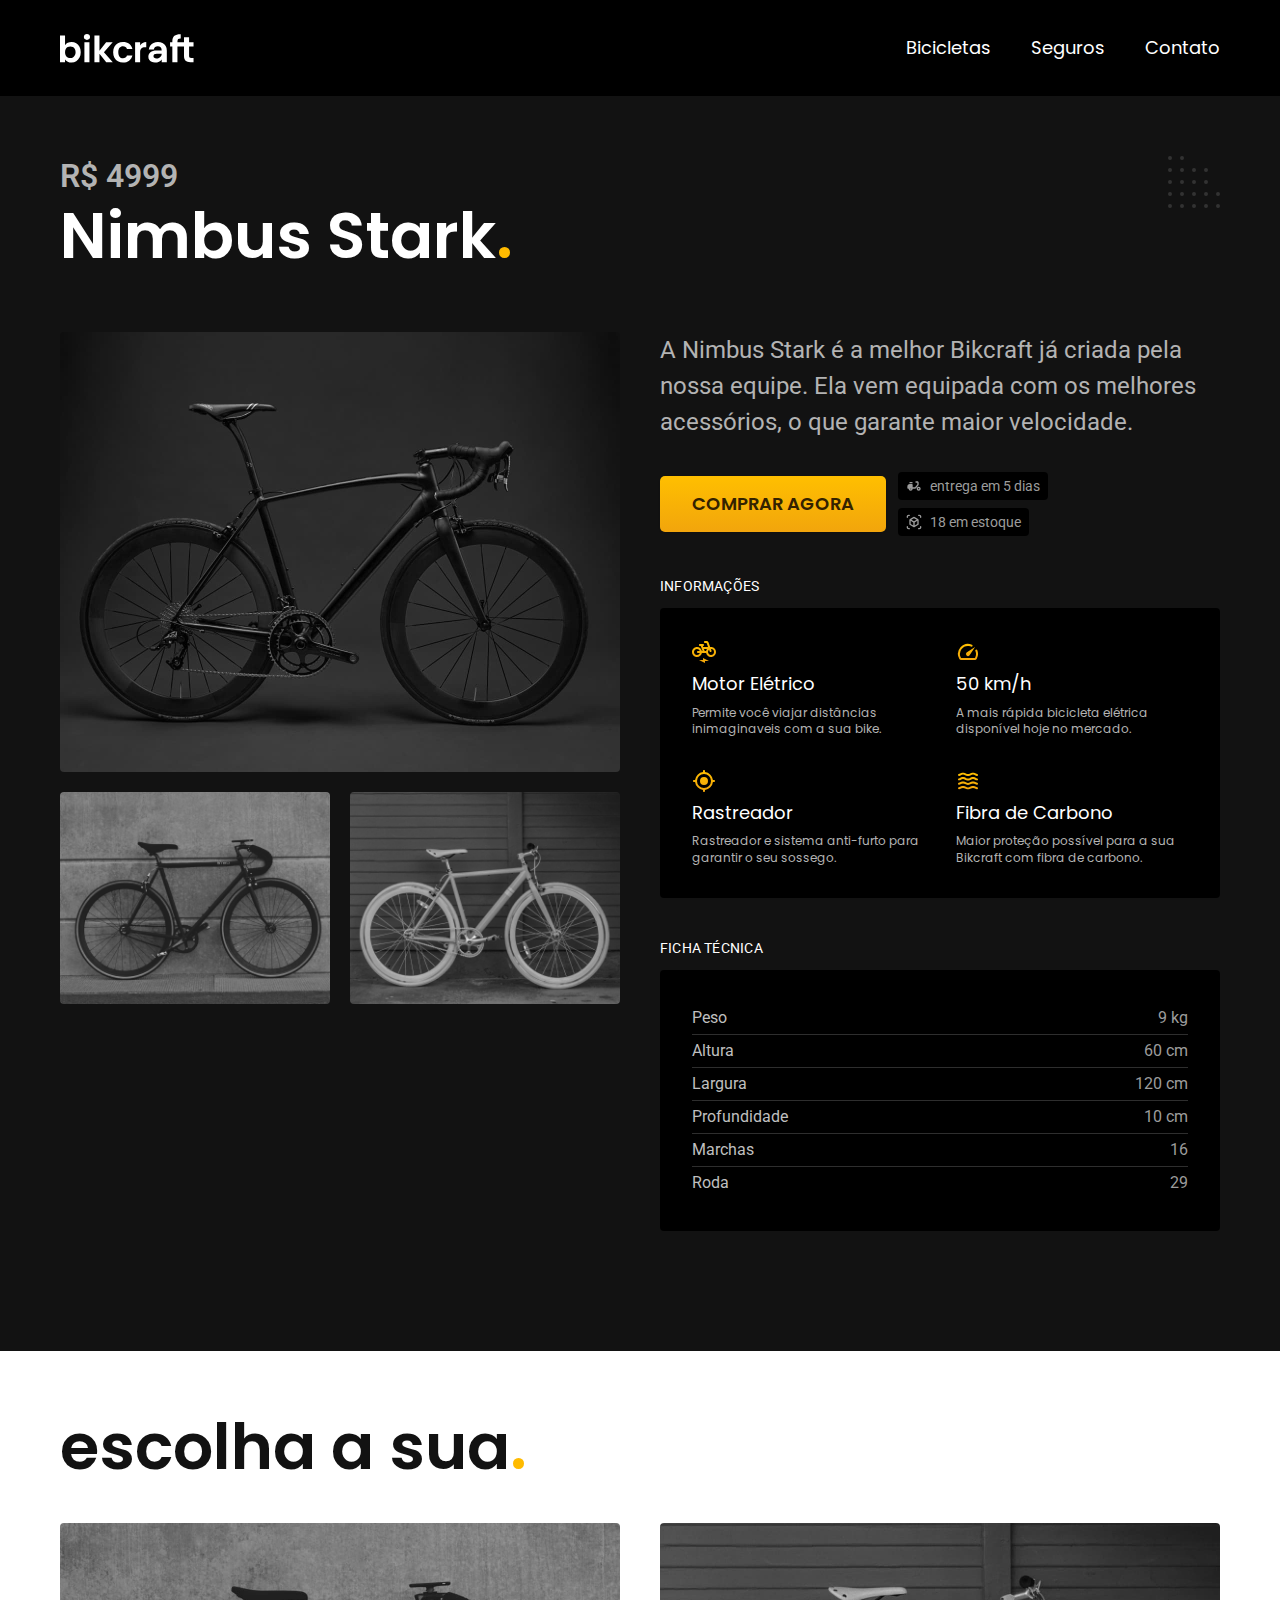
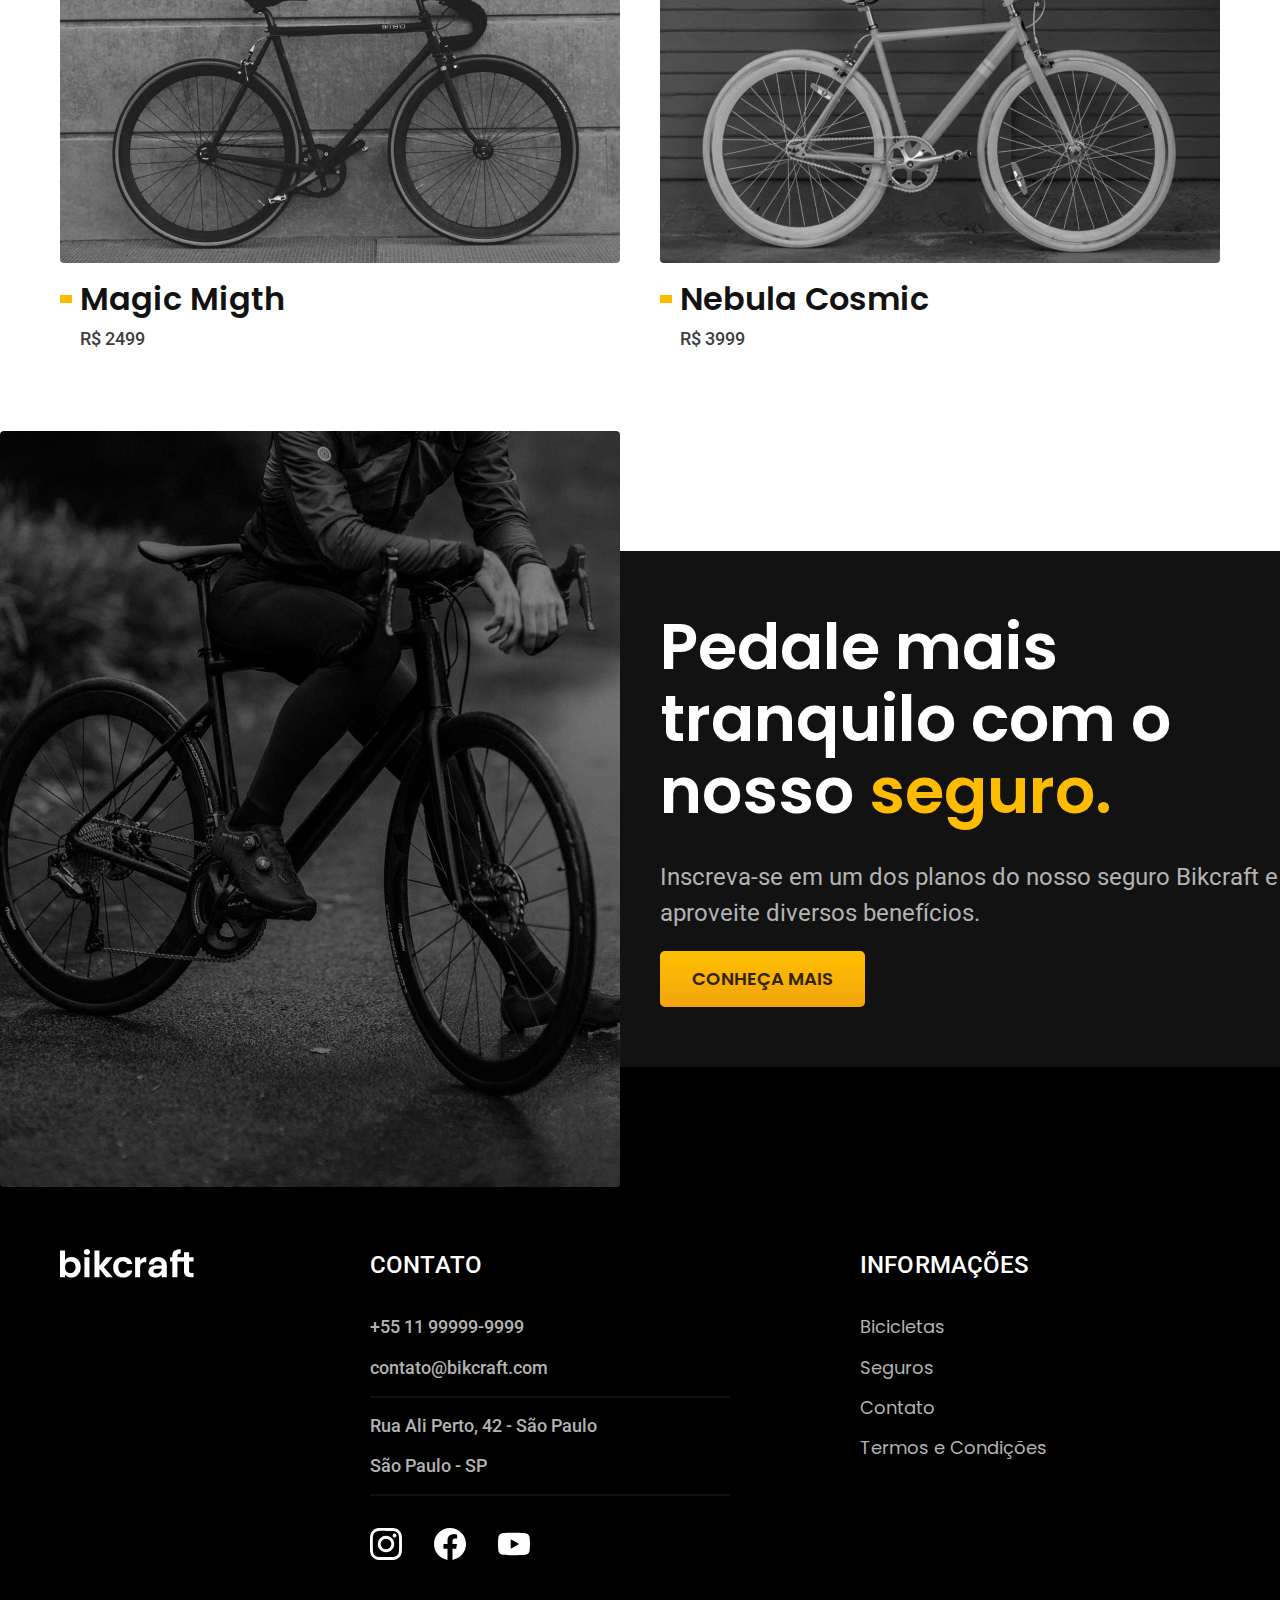
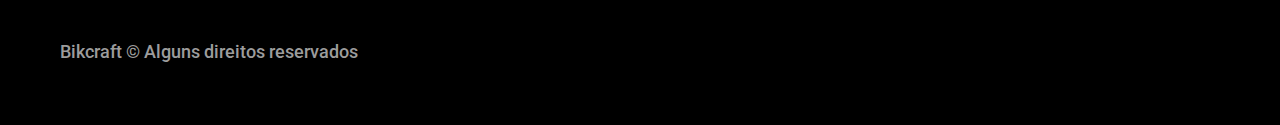
<file: bicicletas/nimbus.html>
<!DOCTYPE html>
<html lang="pt-br">

<head>
  <meta charset="UTF-8" />
  <meta http-equiv="X-UA-Compatible" content="IE=edge" />
  <meta name="viewport" content="width=device-width, initial-scale=1.0" />
  <link rel="stylesheet" href="../css/style.css" />
  <link rel="shortcut icon" href="../favicon.svg" type="image/x-icon" />
  <title>Nimbus | Bikcraft</title>
  <meta name="description" content="Nimbus" />
  <script>document.documentElement.classList.add('js');</script>
</head>

<body id="bicicleta">
  <header class="header-bg">
    <div class="header container">
      <a href="../"><img src="../img/bikcraft.svg" alt="bikcraft" /></a>

      <nav aria-label="primaria">
        <ul class="header-menu font-1-m corW">
          <li><a href="../bicicletas.html">Bicicletas</a></li>
          <li><a href="../seguros.html">Seguros</a></li>
          <li><a href="../contato.html">Contato</a></li>
        </ul>
      </nav>
    </div>
  </header>

  <main class="titulo-bg">
    <div>
      <div class="titulo container">
        <p class="font-2-xl cor8">R$ 4999</p>
        <h1 class="font-1-xxl corW">
          Nimbus Stark<span class="cor-p1">.</span>
        </h1>
      </div>
    </div>

    <div class="bicicleta container">
      <div class="bicicleta-imagens">
        <img src="../img/bicicleta/nimbus1.jpg" alt="Bicicleta 1">
        <img src="../img/bicicleta/nimbus2.jpg" alt="Bicicleta 2">
        <img src="../img/bicicleta/nimbus3.jpg" alt="Bicicleta 3">
      </div>
      <div class="bicicleta-conteudo">
        <p class="font-2-l cor8">
          A Nimbus Stark é a melhor Bikcraft já criada pela nossa equipe. Ela
          vem equipada com os melhores acessórios, o que garante maior
          velocidade.
        </p>
        <div class="bicicleta-comprar">
          <a class="botao" href="../orcamento.html?tipo=bikcraft&produto=nimbus">COMPRAR AGORA</a>
          <span class="font-1-xs cor9"><img src="../img/icones/entrega.svg" alt="" />entrega em 5
            dias</span>
          <span class="font-1-xs cor9"><img src="../img/icones/estoque.svg" alt="" />18 em estoque</span>
        </div>

        <h2 class="font-1-xs corW">Informações</h2>
        <ul class="bicicleta-informacoes">
          <li>
            <img src="../img/icones/eletrica.svg" alt="" />
            <h3 class="font-1-m corW">Motor Elétrico</h3>
            <p class="font-2-xs cor8">
              Permite você viajar distâncias inimaginaveis com a sua bike.
            </p>
          </li>
          <li>
            <img src="../img/icones/velocidade.svg" alt="" />
            <h3 class="font-1-m corW">50 km/h</h3>
            <p class="font-2-xs cor8">
              A mais rápida bicicleta elétrica disponível hoje no mercado.
            </p>
          </li>
          <li>
            <img src="../img/icones/rastreador.svg" alt="" />
            <h3 class="font-1-m corW">Rastreador</h3>
            <p class="font-2-xs cor8">
              Rastreador e sistema anti-furto para garantir o seu sossego.
            </p>
          </li>
          <li>
            <img src="../img/icones/carbono.svg" alt="" />
            <h3 class="font-1-m corW">Fibra de Carbono</h3>
            <p class="font-2-xs cor8">
              Maior proteção possível para a sua Bikcraft com fibra de
              carbono.
            </p>
          </li>
        </ul>
        <h2 class="font-1-xs corW">Ficha técnica</h2>
        <ul class="bicicleta-ficha font-2-s cor7">
          <li>Peso <span>9 kg</span></li>
          <li>Altura <span>60 cm</span></li>
          <li>Largura <span>120 cm</span></li>
          <li>Profundidade <span>10 cm</span></li>
          <li>Marchas <span>16</span></li>
          <li>Roda <span>29</span></li>
        </ul>
      </div>
    </div>
  </main>

  <article class="bicicletas-lista container">
    <h2 class="font-1-xxl">escolha a sua<span class="cor-p1">.</span></h2>
    <ul>
      <li>
        <a href="./magic.html">
          <img src="../img/bicicletas/magic.jpg" alt="Bicicleta preta" />
          <h3 class="font-1-xl">Magic Migth</h3>
          <span class="font-2-m cor12">R$ 2499</span>
        </a>
      </li>
      <li>
        <a href="./nebula.html">
          <img src="../img/bicicletas/nebula.jpg" alt="Bicicleta preta" />
          <h3 class="font-1-xl">Nebula Cosmic</h3>
          <span class="font-2-m cor12">R$ 3999</span>
        </a>
      </li>
    </ul>
  </article>

  <article class="seguro-bg">
    <div class="seguro">
      <div class="seguro-imagem">
        <img src="../img/fotos/seguros.jpg" alt="Pessoa parada em cima de uma bicicleta" />
      </div>
      <div class="seguro-conteudo">
        <h2 class="font-1-xxl corW">
          Pedale mais tranquilo com o nosso
          <span class="cor-p1">seguro.</span>
        </h2>
        <p class="font-2-l cor8">Inscreva-se em um dos planos do nosso seguro Bikcraft e aproveite diversos benefícios.</p>
        <a class="botao" href="../seguros.html">CONHEÇA MAIS</a>
      </div>
    </div>
  </article>

  <footer class="footer-bg">
    <div class="footer container">
      <img src="../img/bikcraft.svg" alt="Bikcraft" />
      <div class="footer-contato">
        <h3 class="font-2-l-b corW">Contato</h3>
        <ul class="font-2-m cor8">
          <li><a href="tel:+5521999999999">+55 11 99999-9999</a></li>
          <li>
            <a href="mailto:contato@bikcraft.com">contato@bikcraft.com</a>
          </li>
          <li>Rua Ali Perto, 42 - São Paulo</li>
          <li>São Paulo - SP</li>
        </ul>
        <div class="footer-redes">
          <a href="../">
            <img src="../img/redes/instagram.svg" alt="instagram" />
          </a>
          <a href="../">
            <img src="../img/redes/facebook.svg" alt="facebook" />
          </a>
          <a href="../">
            <img src="../img/redes/youtube.svg" alt="youtube" />
          </a>
        </div>
      </div>
      <div class="footer-informações">
        <h3 class="font-2-l-b corW">Informações</h3>
        <nav>
          <ul class="font-1-m cor8">
            <li><a href="../bicicletas.html">Bicicletas</a></li>
            <li><a href="../seguros.html">Seguros</a></li>
            <li><a href="../contato.html">Contato</a></li>
            <li><a href="../termos.html">Termos e Condições</a></li>
          </ul>
        </nav>
      </div>
      <p class="footer-copy font-2-m cor9">
        Bikcraft © Alguns direitos reservados
      </p>
    </div>
  </footer>
  <script src="../js/script.js"></script>
</body>

</html>
</file>
<file: css/style.css>
@import "./global/global.css";
@import "./utilidades/tipografia.css";
@import "./utilidades/cores.css";
@import "./global/header.css";
@import "./global/footer.css";

/* utilidades */
@import "./utilidades/utilidade.css";
@import "./utilidades/formulario.css";
@import "./utilidades/animacao.css";

/* home */
@import "./home/introducao.css";
@import "./home/tecnologia.css";
@import "./home/parceiros.css";
@import "./home/depoimento.css";

/* Bicicletas */
@import "./bicicletas/bicicletas-lista.css";
@import "./bicicletas/bicicletas.css";

/* Bicicleta */
@import "./bicicleta/bicicleta.css";
@import "./bicicleta/seguro.css";

/* Seguros */
@import "./seguros/seguros.css";
@import "./seguros/vantagens.css";
@import "./seguros/perguntas.css";

/* Contato */
@import "./contato/contato.css";
@import "./contato/lojas.css";

/* orcamento */
@import "./orcamento/orcamento.css";

/* Termos */
@import "./termos/termos.css";
</file>
